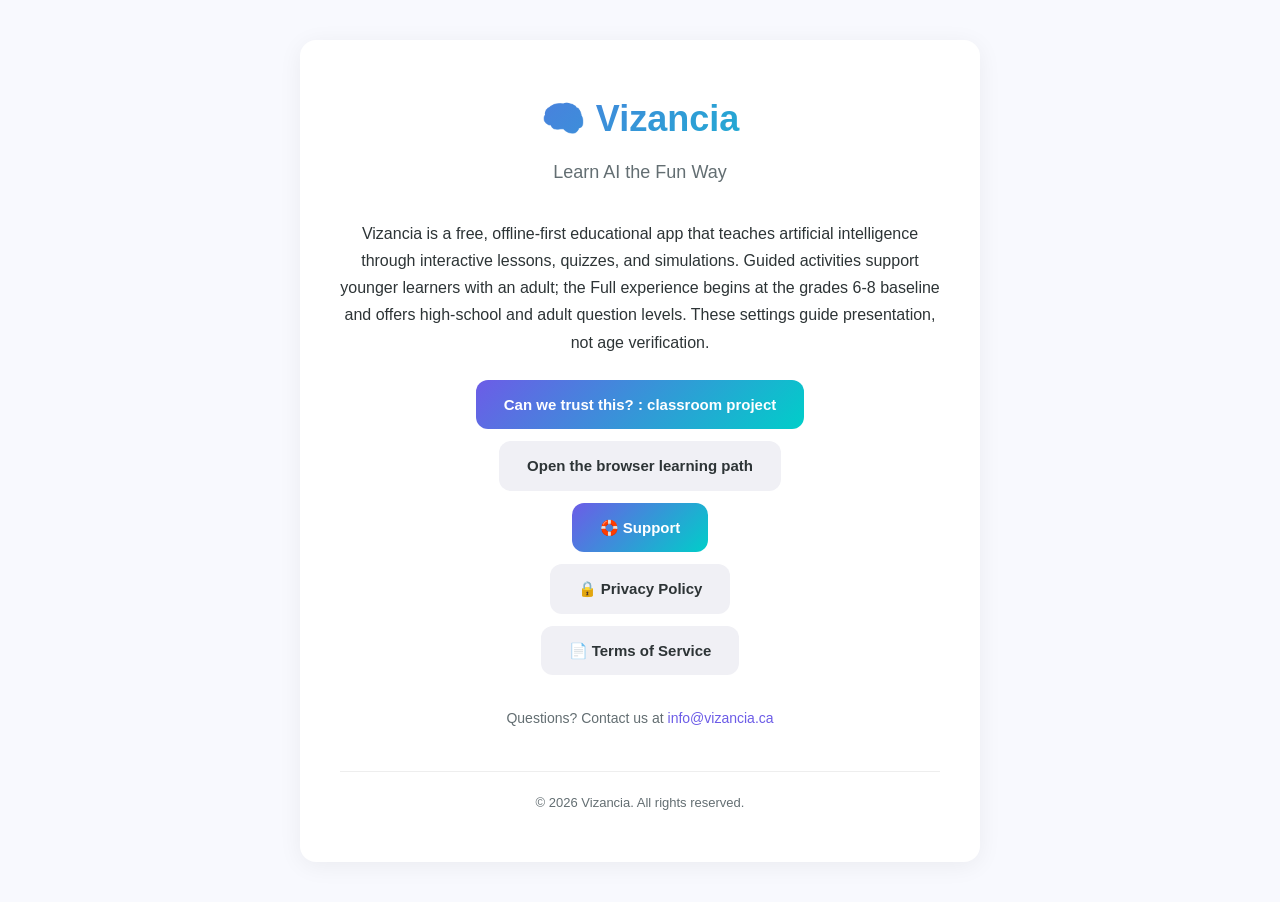
<file: index.html>
<!doctype html><html lang="en"><head><meta charset="utf-8"><meta name="viewport" content="width=device-width, initial-scale=1"><meta http-equiv="refresh" content="0; url=VizanciaiOS/"><title>Vizancia</title></head><body><a href="VizanciaiOS/">Open the Vizancia website</a></body></html>
</file>
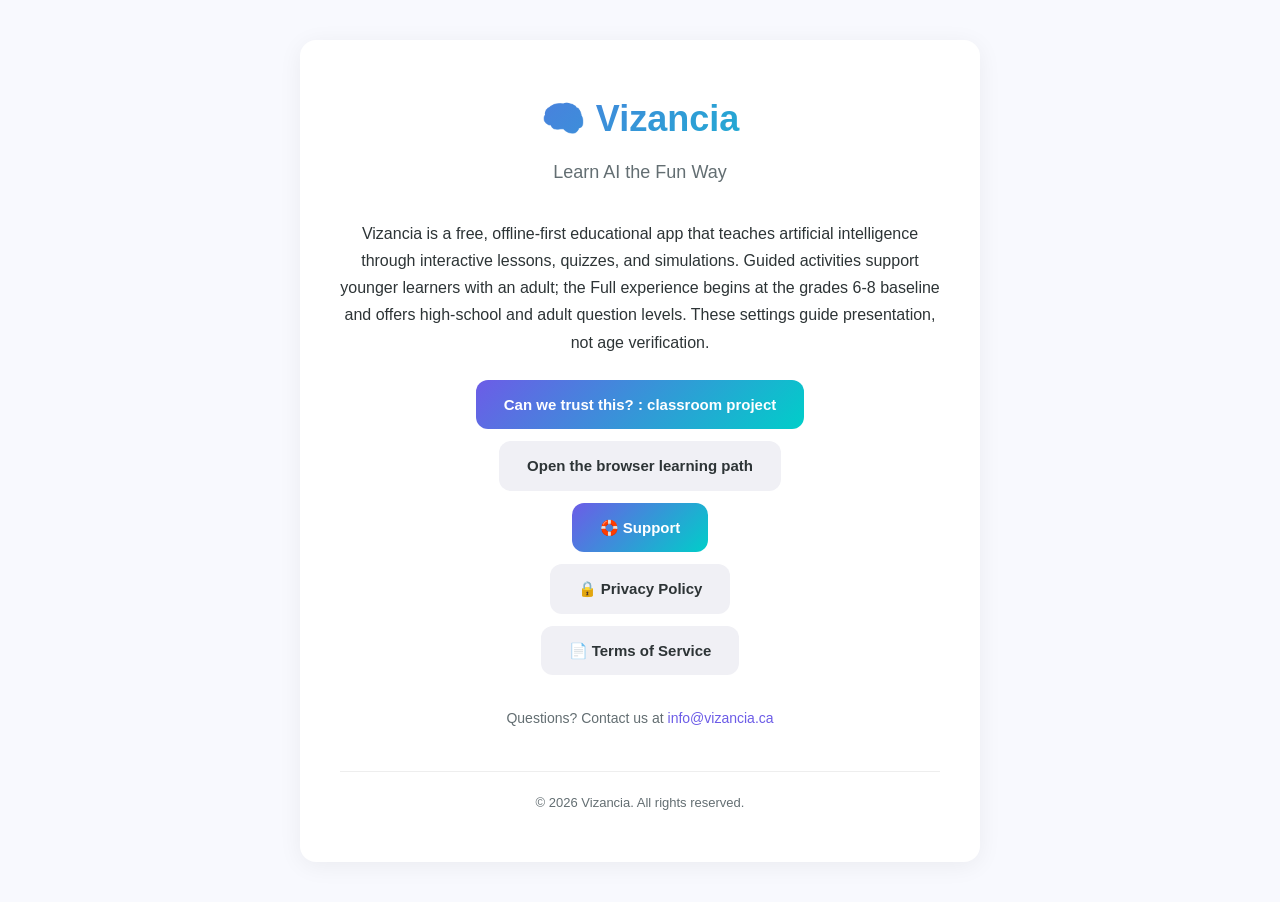
<file: VizanciaiOS/index.html>
<!DOCTYPE html>
<html lang="en">

<head>
    <meta charset="UTF-8">
    <meta name="viewport" content="width=device-width, initial-scale=1.0">
    <title>Vizancia : Learn AI the Fun Way</title>
    <style>
        :root {
            --primary: #6C5CE7;
            --secondary: #00CEC9;
            --bg: #F8F9FE;
            --text: #2D3436;
            --muted: #636E72;
        }

        * {
            margin: 0;
            padding: 0;
            box-sizing: border-box;
        }

        body {
            font-family: -apple-system, BlinkMacSystemFont, 'Segoe UI', Roboto, sans-serif;
            background: var(--bg);
            color: var(--text);
            line-height: 1.7;
            padding: 40px 20px;
        }

        .container {
            max-width: 680px;
            margin: 0 auto;
            background: white;
            border-radius: 16px;
            padding: 48px 40px;
            box-shadow: 0 4px 24px rgba(0, 0, 0, 0.06);
            text-align: center;
        }

        h1 {
            font-size: 36px;
            background: linear-gradient(135deg, var(--primary), var(--secondary));
            -webkit-background-clip: text;
            background-clip: text;
            -webkit-text-fill-color: transparent;
            margin-bottom: 8px;
        }

        .tagline {
            font-size: 18px;
            color: var(--muted);
            margin-bottom: 32px;
        }

        .links {
            display: flex;
            flex-direction: column;
            gap: 12px;
            align-items: center;
            margin-top: 24px;
        }

        .links a {
            display: inline-block;
            padding: 12px 28px;
            border-radius: 12px;
            text-decoration: none;
            font-weight: 600;
            font-size: 15px;
            transition: transform 0.2s, box-shadow 0.2s;
        }

        .links a:hover {
            transform: translateY(-2px);
            box-shadow: 0 6px 20px rgba(0, 0, 0, 0.1);
        }

        .links a.primary {
            background: linear-gradient(135deg, var(--primary), var(--secondary));
            color: white;
        }

        .links a.secondary {
            background: #f0f0f5;
            color: var(--text);
        }

        .contact {
            margin-top: 32px;
            font-size: 14px;
            color: var(--muted);
        }

        .contact a {
            color: var(--primary);
            text-decoration: none;
        }

        footer {
            margin-top: 40px;
            padding-top: 20px;
            border-top: 1px solid #eee;
            font-size: 13px;
            color: var(--muted);
        }
    </style>
</head>

<body>
    <div class="container">
        <h1>🧠 Vizancia</h1>
        <p class="tagline">Learn AI the Fun Way</p>
        <p>Vizancia is a free, offline-first educational app that teaches artificial intelligence through interactive
            lessons, quizzes, and simulations. Guided activities support younger learners with an adult; the Full experience begins at the grades 6-8 baseline and offers high-school and adult question levels. These settings guide presentation, not age verification.</p>

        <div class="links">
            <a href="trust/" class="primary">Can we trust this? : classroom project</a>
            <a href="learn/" class="secondary">Open the browser learning path</a>
            <a href="support.html" class="primary">🛟 Support</a>
            <a href="privacy-policy.html" class="secondary">🔒 Privacy Policy</a>
            <a href="terms-of-service.html" class="secondary">📄 Terms of Service</a>
        </div>

        <p class="contact">Questions? Contact us at <a href="mailto:info@vizancia.ca">info@vizancia.ca</a></p>

        <footer>
            &copy; 2026 Vizancia. All rights reserved.
        </footer>
    </div>
</body>

</html>
</file>
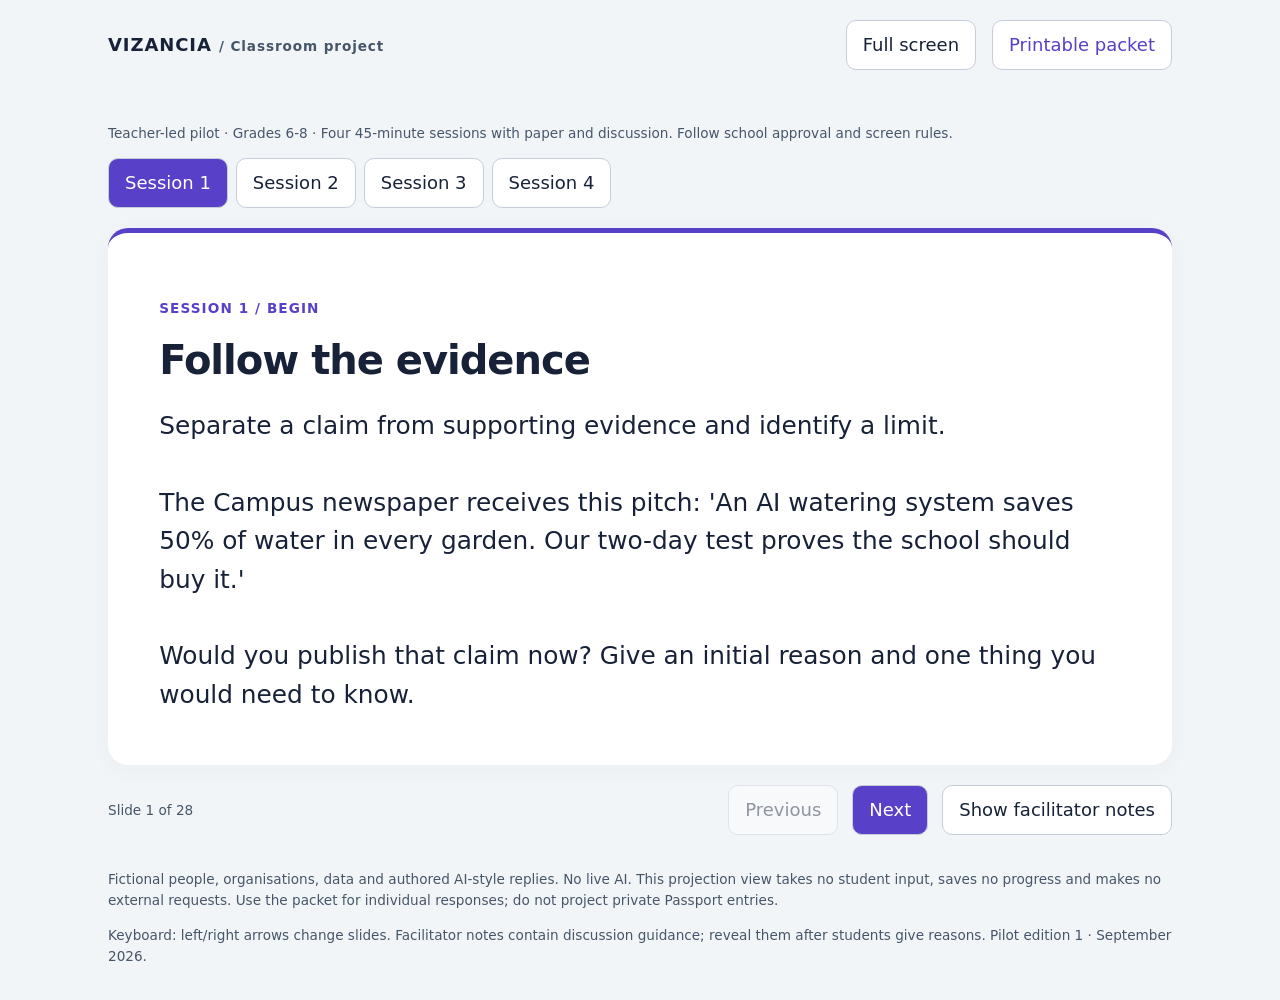
<file: VizanciaiOS/trust/index.html>
<!doctype html><html lang="en"><head><meta charset="utf-8"><meta name="viewport" content="width=device-width,initial-scale=1"><title>Can we trust this? | Vizancia</title><style>
:root{color-scheme:light;--ink:#172238;--muted:#46566a;--purple:#5840c8;--paper:#f2f5f8}*{box-sizing:border-box}body{margin:0;background:var(--paper);color:var(--ink);font:18px/1.55 system-ui,sans-serif}header,main,footer{max-width:1120px;margin:auto;padding:20px 28px}header{display:flex;align-items:center;gap:16px;flex-wrap:wrap}.brand{font-weight:800;letter-spacing:.05em;margin-right:auto}button,a{font:inherit}button,.download{border:1px solid #c6ccda;border-radius:10px;padding:10px 16px;background:white;color:var(--ink);min-height:46px;cursor:pointer}button:hover{background:#e9e5ff}button:focus-visible,a:focus-visible{outline:3px solid #006b70;outline-offset:3px}button[aria-pressed=true],.primary{background:var(--purple);color:white}button:disabled{opacity:.45;cursor:default}nav{display:flex;flex-wrap:wrap;gap:8px}.eyebrow{color:var(--purple);font-size:.85rem;font-weight:750;letter-spacing:.08em;text-transform:uppercase}article{background:white;border-radius:20px;padding:clamp(22px,4vw,52px);margin:20px 0;box-shadow:0 4px 22px #17223809;border-top:5px solid var(--purple)}h1{font-size:clamp(1.5rem,3.3vw,2.5rem);line-height:1.15;letter-spacing:-.025em;margin:18px 0 24px}#body{font-size:clamp(1.05rem,2.1vw,1.55rem);white-space:pre-line;max-width:940px}.controls{display:flex;align-items:center;gap:14px;flex-wrap:wrap}.controls span{margin-right:auto}.notes{background:#edf5f3;border-left:4px solid #006b70;padding:18px 22px;white-space:pre-line}.small{font-size:.85rem;color:var(--muted)}.download{display:inline-block;color:var(--purple);text-decoration:none}footer{padding-top:0}body:fullscreen{overflow:auto}@media(max-width:520px){header,main,footer{padding:16px}header .small{display:none}article{margin:16px 0}.controls span{width:100%}}@media print{header,nav,.controls,footer,#notes{display:none!important}body{background:white}article{box-shadow:none;border:0;padding:10px}h1{font-size:24pt}#body{font-size:16pt}}
</style></head><body><header><div class="brand">VIZANCIA <span class="small">/ Classroom project</span></div><button id="fullscreen">Full screen</button><a class="download" href="can-we-trust-this-pilot.pdf">Printable packet</a></header><main><p class="small">Teacher-led pilot · Grades 6-8 · Four 45-minute sessions with paper and discussion. Follow school approval and screen rules.</p><nav aria-label="Choose session"></nav><article aria-live="polite" aria-atomic="true"><p class="eyebrow" id="context"></p><h1 id="title" tabindex="-1"></h1><div id="body"></div></article><div class="controls"><span id="position" class="small"></span><button id="prev">Previous</button><button id="next" class="primary">Next</button><button id="toggleNotes" aria-expanded="false" aria-controls="notes">Show facilitator notes</button></div><aside id="notes" class="notes" hidden></aside></main><footer><p class="small">Fictional people, organisations, data and authored AI-style replies. No live AI. This projection view takes no student input, saves no progress and makes no external requests. Use the packet for individual responses; do not project private Passport entries.</p><p class="small">Keyboard: left/right arrows change slides. Facilitator notes contain discussion guidance; reveal them after students give reasons. Pilot edition 1 · September 2026.</p></footer><script>
const slides=[{"session": 1, "sessionTitle": "Follow the evidence", "sessionID": "library", "kind": "Begin", "title": "Follow the evidence", "body": "Separate a claim from supporting evidence and identify a limit.\n\nThe Campus newspaper receives this pitch: 'An AI watering system saves 50% of water in every garden. Our two-day test proves the school should buy it.'\n\nWould you publish that claim now? Give an initial reason and one thing you would need to know.", "notes": "5 min: initial judgment / 8 min: read or project evidence / 12 min: pairs examine sources / 12 min: draft a responsible headline / 8 min: reflect and exit"}, {"session": 1, "sessionTitle": "Follow the evidence", "sessionID": "library", "kind": "Evidence", "title": "A. Groundskeeper's test log", "body": "Campus groundskeeper • fictional local record • 4 May\n\nTwo similar beds were observed for two days. The usual schedule used 20 litres; the new system used 10. Only water use was recorded. Plant health and longer-term weather were not measured.", "notes": ""}, {"session": 1, "sessionTitle": "Follow the evidence", "sessionID": "library", "kind": "Evidence", "title": "B. Supplier's poster", "body": "Sprout Systems • fictional advertisement • 5 May\n\n'Save half your water everywhere!' The poster repeats the Campus test. The supplier sells the system. It gives no additional tests or methods.", "notes": ""}, {"session": 1, "sessionTitle": "Follow the evidence", "sessionID": "library", "kind": "Evidence", "title": "C. Groundskeeper's clarification", "body": "Campus groundskeeper • fictional interview note • 6 May\n\n'The result is promising for these beds. I have not tested a heat wave, different plants or a whole growing season. I would not promise the same savings everywhere.'", "notes": ""}, {"session": 1, "sessionTitle": "Follow the evidence", "sessionID": "library", "kind": "Decide", "title": "Give your reasons before feedback", "body": "Select the evidence cards that matter to your decision. For each one, explain what it can and cannot support.\n\nPublish the universal claim\nReport the small test and its limits\nWait and request a better test\n\nWrite or explain: evidence, a limit, a next check, and the help you chose.", "notes": "A supports a narrow description of observed water use, not plant health or universal savings. B is a sales claim based on A, not independent corroboration. C narrows the interpretation. Accept a qualified report or a justified pause; score reasoning, not agreement with one preferred action."}, {"session": 1, "sessionTitle": "Follow the evidence", "sessionID": "library", "kind": "Discuss", "title": "Listen, question, revise", "body": "Partner A explains the strongest evidence. Partner B asks what is missing. Swap roles. Agree on one sentence that could responsibly appear in the newspaper.", "notes": "Publish the universal claim: The figures describe two beds for two days. Repeating them in an advertisement adds no independent evidence. A universal claim goes beyond this test.\n\nReport the small test and its limits: This is supported if you explain the conditions and missing measures. You can report 10 versus 20 litres in this test without promising universal savings or healthy plants.\n\nWait and request a better test: This is reasonable if the article's purpose is to recommend a purchase. Specify what you need: more conditions, longer observation, plant health and an independent check."}, {"session": 1, "sessionTitle": "Follow the evidence", "sessionID": "library", "kind": "Reflect", "title": "Take it with you", "body": "What changed between your first judgment and your decision? Name a source and a limit.\n\nAsk what would count as a fair comparison before looking at an AI-style reply.\n\nPrivate Passport reflection is optional. Keep individual work on paper when using a shared screen.", "notes": ""}, {"session": 2, "sessionTitle": "A better prompt is only a start", "sessionID": "workshop", "kind": "Begin", "title": "A better prompt is only a start", "body": "Distinguish a useful response from a verified claim and choose appropriate help.\n\nThe newspaper team wants a recommendation about the same watering system. Two authored AI-style replies use the Library evidence. Neither reply is a new source.\n\nBefore reading the replies, write two things a responsible recommendation must include. Would you use AI, another tool, a person, or your own work for this task?", "notes": "5 min: set criteria before replies / 8 min: compare authored replies / 12 min: verify each factual sentence / 12 min: write a checked recommendation / 8 min: reflect on help and responsibility"}, {"session": 2, "sessionTitle": "A better prompt is only a start", "sessionID": "workshop", "kind": "Evidence", "title": "A. Reply to 'Make the system sound exciting'", "body": "Authored simulation • not a live model or evidence\n\n'The AI system guarantees a 50% saving in every garden. Its successful test proves it is ready for the whole school. Buy it now!'", "notes": ""}, {"session": 2, "sessionTitle": "A better prompt is only a start", "sessionID": "workshop", "kind": "Evidence", "title": "B. Reply to 'Separate observations, limits and next steps'", "body": "Authored simulation • not a live model or evidence\n\n'The two-day test used 10 rather than 20 litres. We do not know the result in other conditions. Run a longer comparison and measure plant health. The system costs 30 credits.'", "notes": ""}, {"session": 2, "sessionTitle": "A better prompt is only a start", "sessionID": "workshop", "kind": "Evidence", "title": "C. Source check", "body": "Campus evidence folder • fictional document inventory\n\nThe folder contains the two-day log, supplier poster and groundskeeper clarification. None gives a price. The 30-credit price in reply B cannot be verified from these documents.", "notes": ""}, {"session": 2, "sessionTitle": "A better prompt is only a start", "sessionID": "workshop", "kind": "Decide", "title": "Give your reasons before feedback", "body": "Compare the replies with the test log. Select the cards you used to check a claim. Notice what a clearer prompt improved and what it could not verify.\n\nUse reply B unchanged\nCheck B, remove the price, and write our conclusion\nWork from the records with a person instead\n\nWrite or explain: evidence, a limit, a next check, and the help you chose.", "notes": "Reply A overgeneralises and pushes a purchase. Reply B correctly narrows the water result but fabricates a price. Checking is still necessary after prompt improvement. Accept justified use, non-use or human help; do not award extra credit for using AI. Accessibility support is not cheating."}, {"session": 2, "sessionTitle": "A better prompt is only a start", "sessionID": "workshop", "kind": "Discuss", "title": "Listen, question, revise", "body": "One partner checks each factual sentence; the other proposes wording. Swap. Discuss a task where AI help would be useful and a task where it would skip the skill you need to practise. Follow the school's rules.", "notes": "Use reply B unchanged: B is more useful than A, but it adds an unsupported price. Structure and caution do not guarantee that every detail is grounded.\n\nCheck B, remove the price, and write our conclusion: This keeps useful organisation while correcting the unsupported detail. If AI help is permitted, disclose its role; your group remains responsible for the final recommendation.\n\nWork from the records with a person instead: This is a valid choice. A librarian or groundskeeper can help examine the original records. Explain how you will still check facts and avoid inventing missing information."}, {"session": 2, "sessionTitle": "A better prompt is only a start", "sessionID": "workshop", "kind": "Reflect", "title": "Take it with you", "body": "Which help did you choose and why? What did you personally check or contribute?\n\nBring your checked recommendation and unresolved questions to the Campus meeting.\n\nPrivate Passport reflection is optional. Keep individual work on paper when using a shared screen.", "notes": ""}, {"session": 3, "sessionTitle": "Make a decision together", "sessionID": "meeting", "kind": "Begin", "title": "Make a decision together", "body": "Consider affected people and propose a proportionate, reversible decision.\n\nAt a Campus meeting, the newspaper must recommend buying the system, running a limited trial, or waiting. There is no deadline requiring a purchase today.\n\nWho should be heard before a decision? Write your recommendation and one question you would ask them.", "notes": "5 min: initial recommendation / 8 min: read role cards / 12 min: meeting with rotating roles / 12 min: write a conditional recommendation / 8 min: reflect and identify a next check"}, {"session": 3, "sessionTitle": "Make a decision together", "sessionID": "meeting", "kind": "Evidence", "title": "A. Groundskeeper's priorities", "body": "Fictional role card • read aloud or discuss\n\n'I want to conserve water and keep plants healthy. I can supervise a small trial. We need a manual stop and a clear rule for checking dry soil. A person must remain responsible.'", "notes": ""}, {"session": 3, "sessionTitle": "Make a decision together", "sessionID": "meeting", "kind": "Evidence", "title": "B. Student garden club", "body": "Fictional role card • read aloud or discuss\n\n'We want to keep learning how to care for the garden. The controls should work for everyone. We do not agree to upload our names or photos to test the watering system.'", "notes": ""}, {"session": 3, "sessionTitle": "Make a decision together", "sessionID": "meeting", "kind": "Evidence", "title": "C. School purchasing lead", "body": "Fictional role card • read aloud or discuss\n\n'No price has been confirmed. We need the real costs, approval and a comparison with a simpler timer. We can pause the proposal while gathering this information.'", "notes": ""}, {"session": 3, "sessionTitle": "Make a decision together", "sessionID": "meeting", "kind": "Decide", "title": "Give your reasons before feedback", "body": "Select the perspectives that affect your recommendation. Separate what people value from claims that require testing.\n\nBuy for every garden immediately\nPropose a supervised trial with conditions\nWait or use a simpler solution\n\nWrite or explain: evidence, a limit, a next check, and the help you chose.", "notes": "Look for listening, a distinction between evidence and values, privacy, accessibility, a comparison and a reversible decision. More than one recommendation is defensible. Never score a student's beliefs or require private disclosures. The teacher evaluates the assigned recommendation only."}, {"session": 3, "sessionTitle": "Make a decision together", "sessionID": "meeting", "kind": "Discuss", "title": "Listen, question, revise", "body": "Use the three role cards. Each person speaks, another paraphrases, and the group records one disagreement fairly. Write a recommendation with a responsible person and a review or stop condition.", "notes": "Buy for every garden immediately: The evidence does not establish cost, accessibility or performance across gardens. This commits resources before the unanswered questions are resolved.\n\nPropose a supervised trial with conditions: Name the responsible person, required approval, comparison, success measures, stop rule and review date. A proposal is not permission to start the trial.\n\nWait or use a simpler solution: A justified pause or simpler timer is reasonable. Explain what need it meets, what is still unknown, and what evidence could change your mind."}, {"session": 3, "sessionTitle": "Make a decision together", "sessionID": "meeting", "kind": "Reflect", "title": "Take it with you", "body": "Whose perspective changed your thinking? What does your group remain responsible for? You may keep personal reflections private and share only your project recommendation.\n\nTry the reasoning routine in a new situation without the watering example in front of you.\n\nPrivate Passport reflection is optional. Keep individual work on paper when using a shared screen.", "notes": ""}, {"session": 4, "sessionTitle": "Use the method somewhere new", "sessionID": "transfer", "kind": "Begin", "title": "Use the method somewhere new", "body": "Apply source checking, limits and responsible tool choice to an unfamiliar claim.\n\nA fictional company says its AI quiet-desk display doubles reading comprehension for every student. It cites a lunchtime trial and an enthusiastic AI-style summary. The library is considering a purchase.\n\nBefore opening the evidence, say what you would need to know and how you would check it. Complete your initial response without using the earlier worked answers; keep agreed accessibility supports.", "notes": "5 min: individual first judgment / 8 min: read new evidence / 12 min: individual transfer response before feedback / 12 min: partner explanation and feedback / 8 min: Passport revisit plan"}, {"session": 4, "sessionTitle": "Use the method somewhere new", "sessionID": "transfer", "kind": "Evidence", "title": "A. Trial note", "body": "Fictional library log • 12 June\n\nSix volunteers sat at the display for two lunch breaks. They read twice as many pages as a different group the previous week. No comprehension questions were asked. Reading materials and noise levels differed.", "notes": ""}, {"session": 4, "sessionTitle": "Use the method somewhere new", "sessionID": "transfer", "kind": "Evidence", "title": "B. AI-style summary", "body": "Authored simulation • not independent evidence\n\n'The trial confirms doubled comprehension for all students. Several websites agree.' The summary gives no website titles, links or new measurements.", "notes": ""}, {"session": 4, "sessionTitle": "Use the method somewhere new", "sessionID": "transfer", "kind": "Evidence", "title": "C. Librarian's note", "body": "Fictional interview note • 13 June\n\n'Pages read and understanding are different measures. We need a fair comparison and accessible options. Some students prefer a quiet corner without a display. We have not obtained a price or approval.'", "notes": ""}, {"session": 4, "sessionTitle": "Use the method somewhere new", "sessionID": "transfer", "kind": "Decide", "title": "Give your reasons before feedback", "body": "Make a final recommendation using at least one source, one limitation and a next check. Decide what help is appropriate. Explain aloud, on paper or in your Passport.\n\nRecommend buying on this evidence\nRequest a fair test and involve library users\nDecline for now and explain what would change my mind\n\nWrite or explain: evidence, a limit, a next check, and the help you chose.", "notes": "Score the initial individual recommendation before feedback. Strong responses distinguish pages from comprehension, identify unequal groups and short duration, reject unsupported corroboration, include affected people and propose a concrete next check. Score the reasoning, not the selected option. This is an informal transfer check, not a validated assessment or proof of programme effectiveness."}, {"session": 4, "sessionTitle": "Use the method somewhere new", "sessionID": "transfer", "kind": "Discuss", "title": "Listen, question, revise", "body": "Give your individual recommendation before viewing the feedback. Then compare with a partner: what reasoning carried over from the garden case, and what was different? Teachers may score the assigned response using the paper rubric.", "notes": "Recommend buying on this evidence: The trial did not measure comprehension and did not compare equivalent conditions. Unnamed websites and a fluent summary cannot establish the claim.\n\nRequest a fair test and involve library users: Specify an understanding measure, comparable conditions, accessible participation, permission and an independent check. A proposed test could inform a later decision; it does not guarantee a benefit.\n\nDecline for now and explain what would change my mind: This can be justified by the missing evidence, price or unmet needs. Explain the limits precisely and name what new evidence would be relevant."}, {"session": 4, "sessionTitle": "Use the method somewhere new", "sessionID": "transfer", "kind": "Reflect", "title": "Take it with you", "body": "How did you decide what to trust? What can you now explain without copying the previous example? What will you check in a real task?\n\nRevisit one Passport entry after a week. Record what changed or what remains uncertain.\n\nPrivate Passport reflection is optional. Keep individual work on paper when using a shared screen.", "notes": ""}];let index=0;const $=id=>document.getElementById(id);const nav=document.querySelector('nav');
[1,2,3,4].forEach(n=>{const b=document.createElement('button');b.textContent='Session '+n;b.dataset.session=n;b.addEventListener('click',()=>{index=slides.findIndex(s=>s.session===n);render()});nav.appendChild(b)});
function render(){const s=slides[index];$('context').textContent='Session '+s.session+' / '+s.kind;$('title').textContent=s.title;$('body').textContent=s.body;$('position').textContent='Slide '+(index+1)+' of '+slides.length;$('prev').disabled=index===0;$('next').disabled=index===slides.length-1;$('notes').hidden=true;$('notes').textContent=s.notes;$('toggleNotes').hidden=!s.notes;$('toggleNotes').textContent='Show facilitator notes';$('toggleNotes').setAttribute('aria-expanded','false');nav.querySelectorAll('button').forEach(b=>b.setAttribute('aria-pressed',String(Number(b.dataset.session)===s.session)));history.replaceState(null,'','#'+(index+1));window.scrollTo(0,0)}
function move(d){const next=Math.max(0,Math.min(slides.length-1,index+d));if(next!==index){index=next;render()}}
$('prev').onclick=()=>move(-1);$('next').onclick=()=>move(1);$('toggleNotes').onclick=()=>{const hidden=!$('notes').hidden;$('notes').hidden=hidden;$('toggleNotes').textContent=hidden?'Show facilitator notes':'Hide facilitator notes';$('toggleNotes').setAttribute('aria-expanded',String(!hidden))};$('fullscreen').onclick=async()=>{try{if(document.fullscreenElement){await document.exitFullscreen()}else{await document.documentElement.requestFullscreen()}}catch{ $('fullscreen').textContent='Use browser full screen'}};
document.addEventListener('keydown',e=>{if(e.altKey||e.ctrlKey||e.metaKey)return;if(e.key==='ArrowRight'){e.preventDefault();move(1)}if(e.key==='ArrowLeft'){e.preventDefault();move(-1)}});const requested=Number(location.hash.slice(1));if(Number.isInteger(requested)&&requested>=1&&requested<=slides.length)index=requested-1;render();
</script></body></html>
</file>
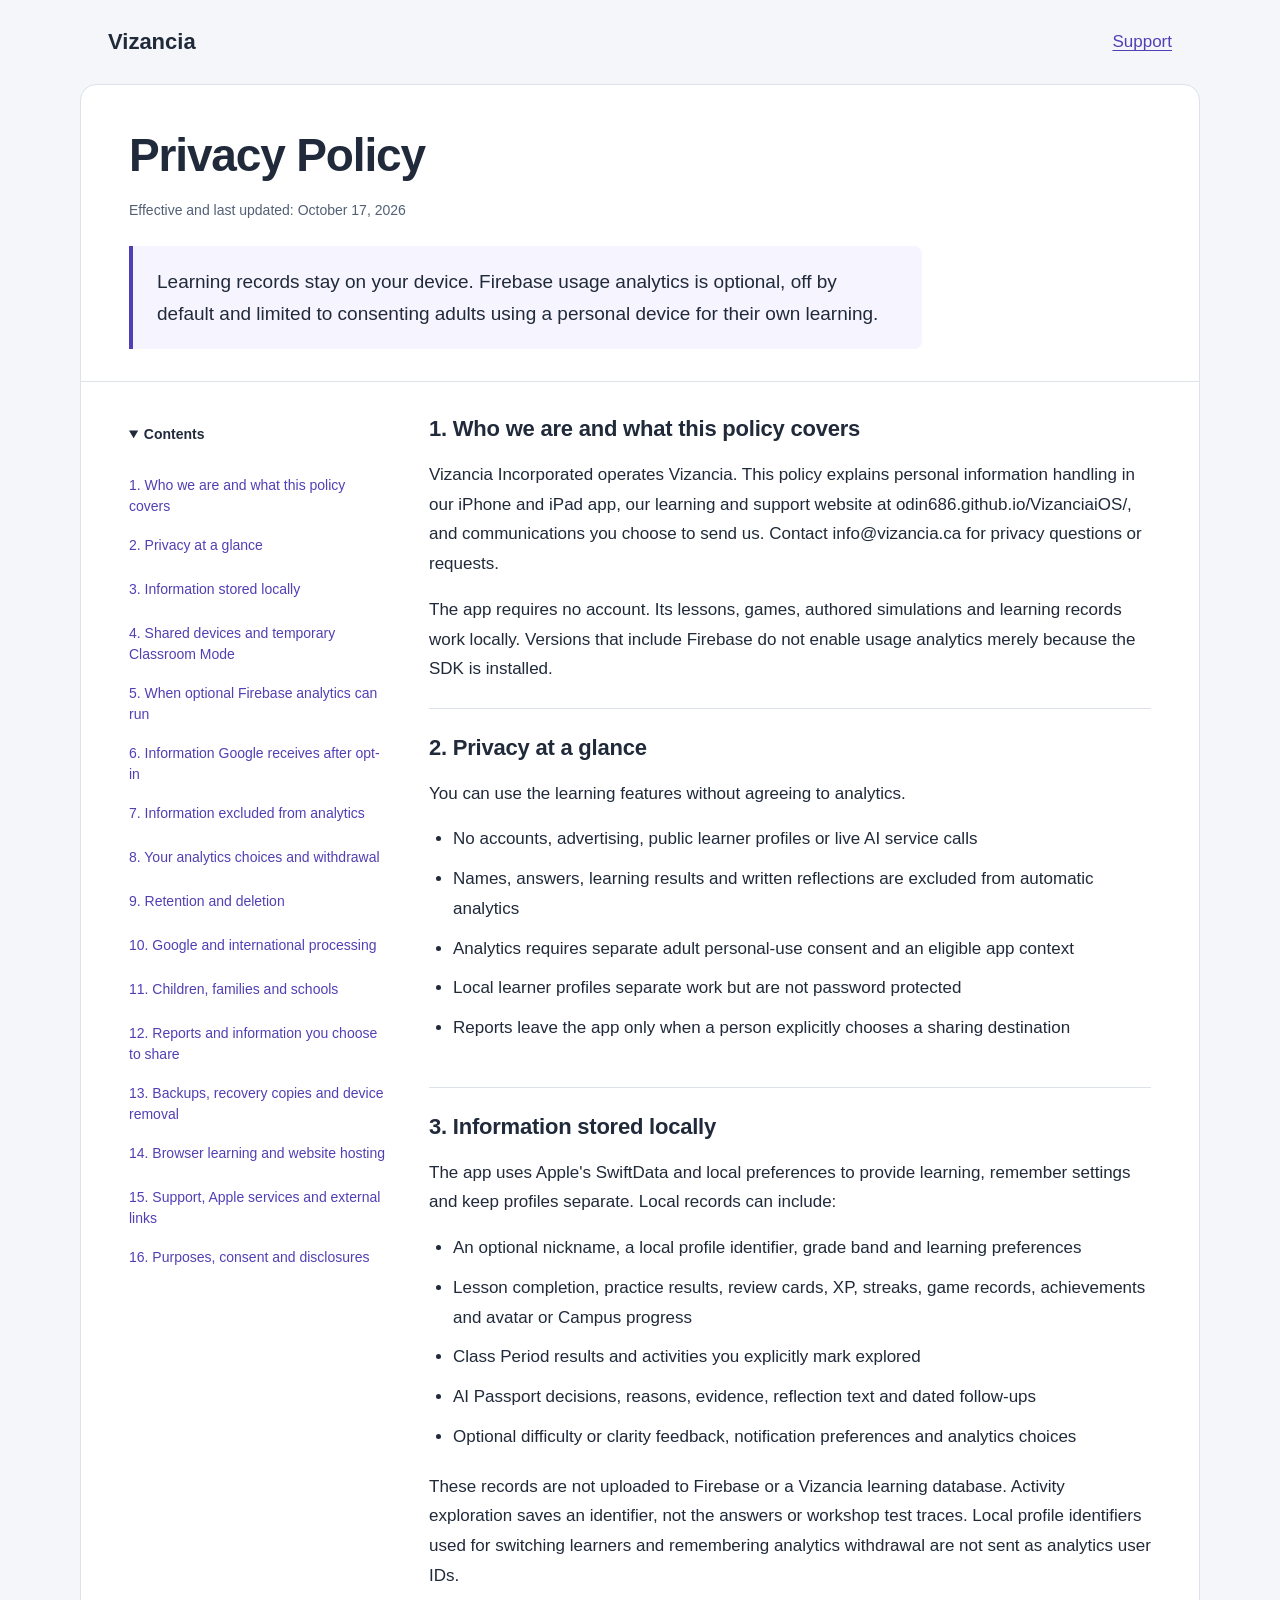
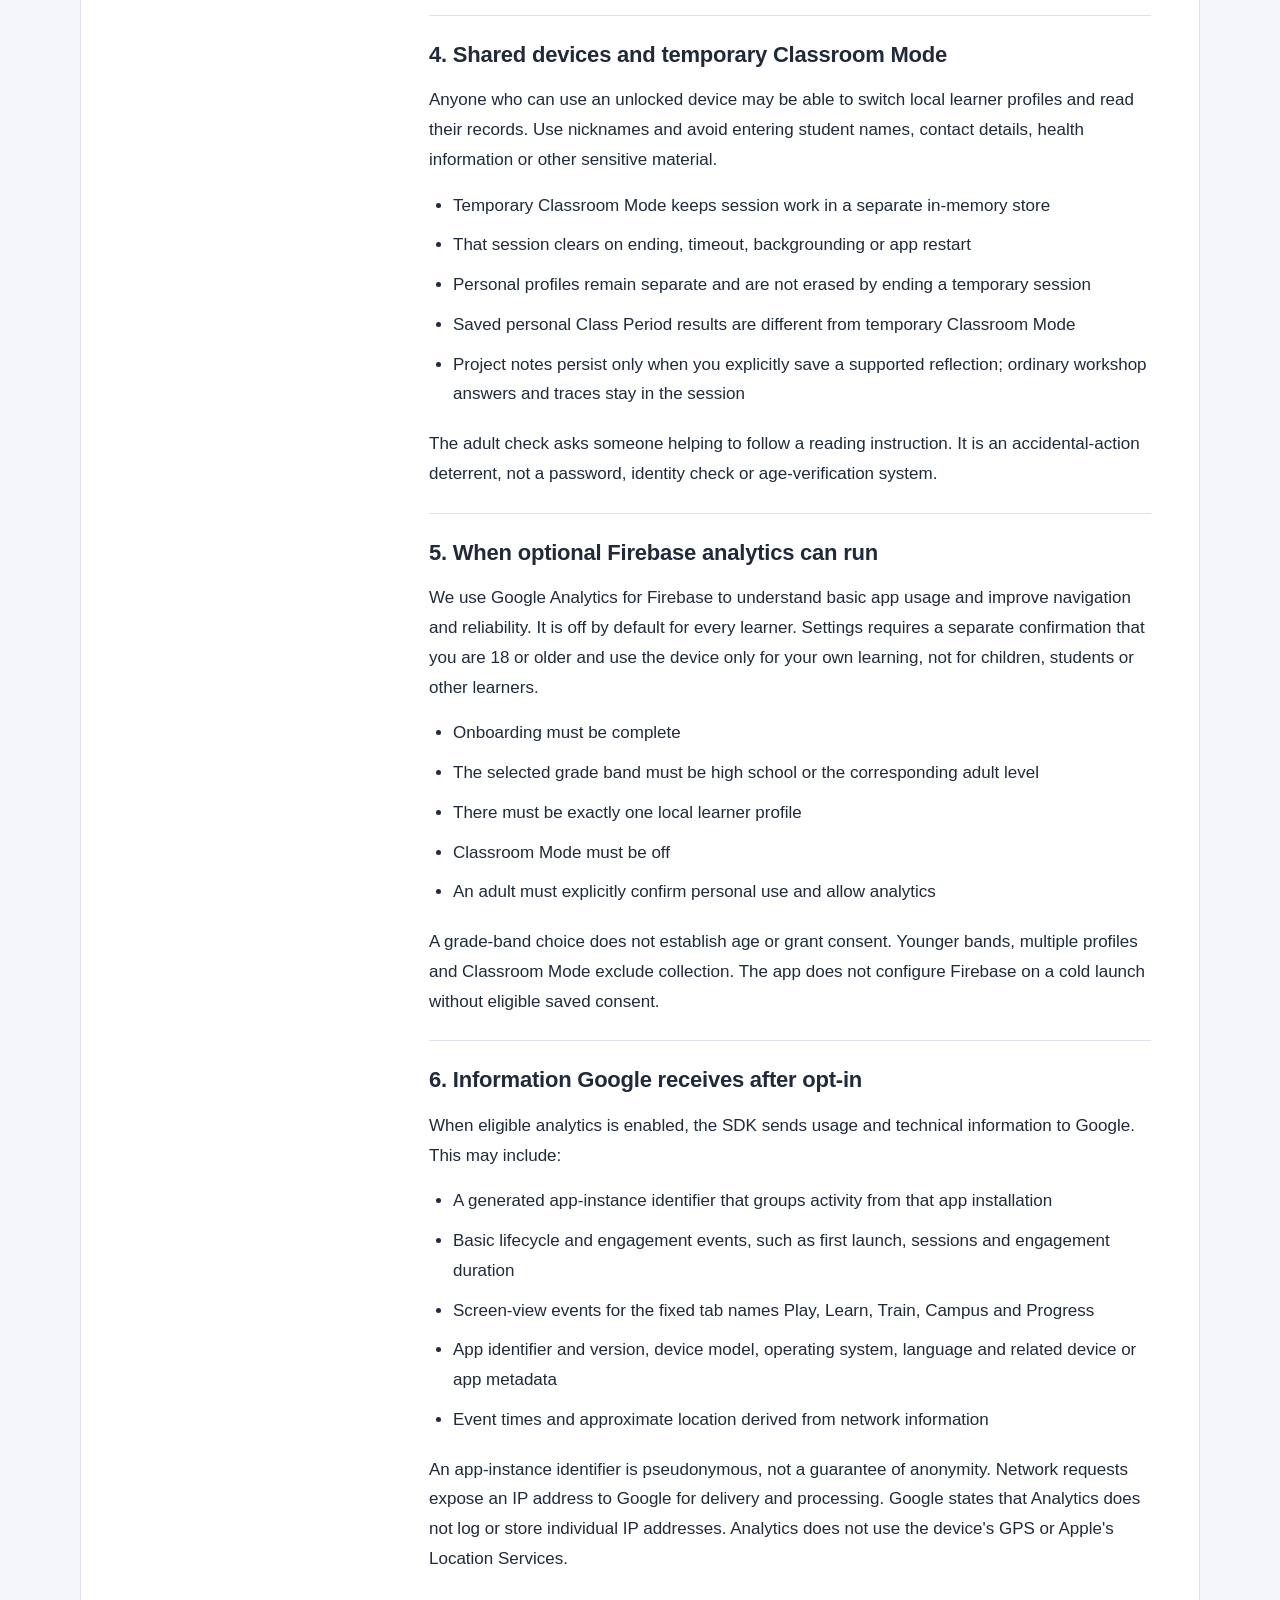
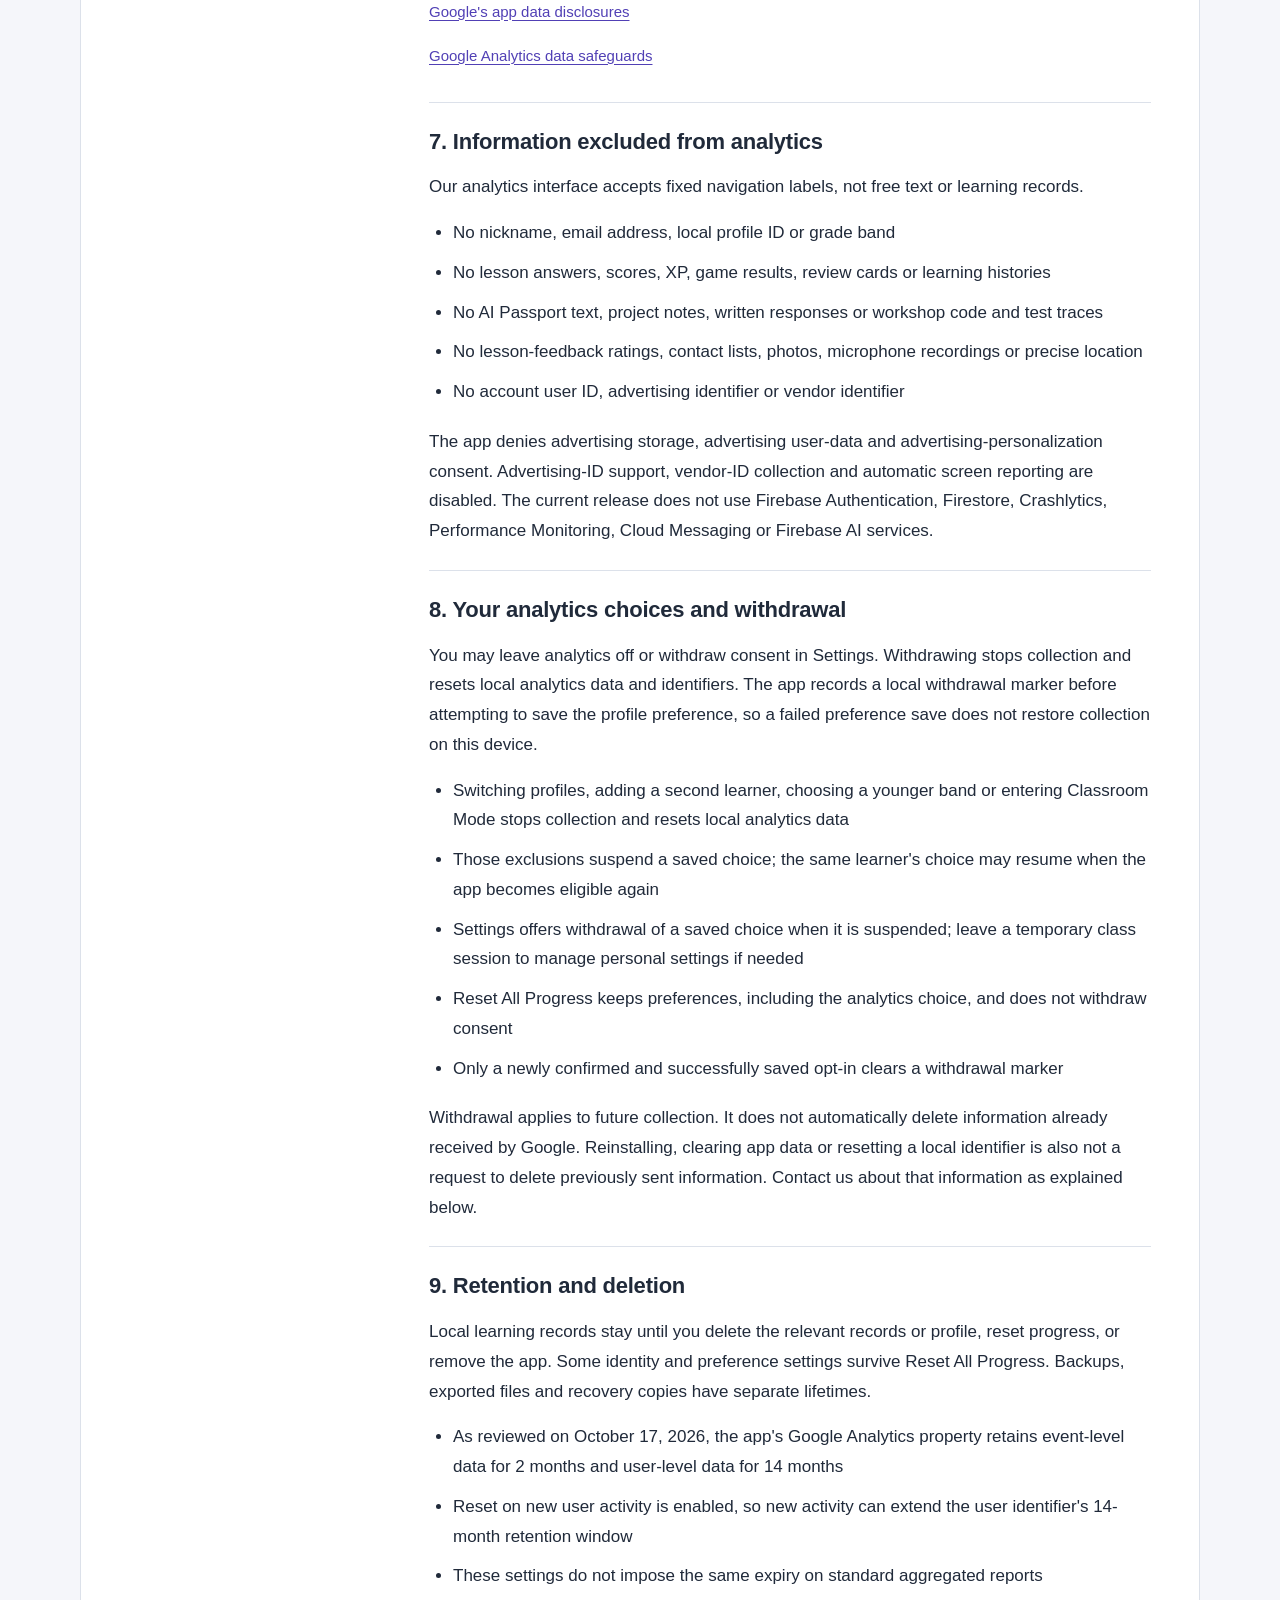
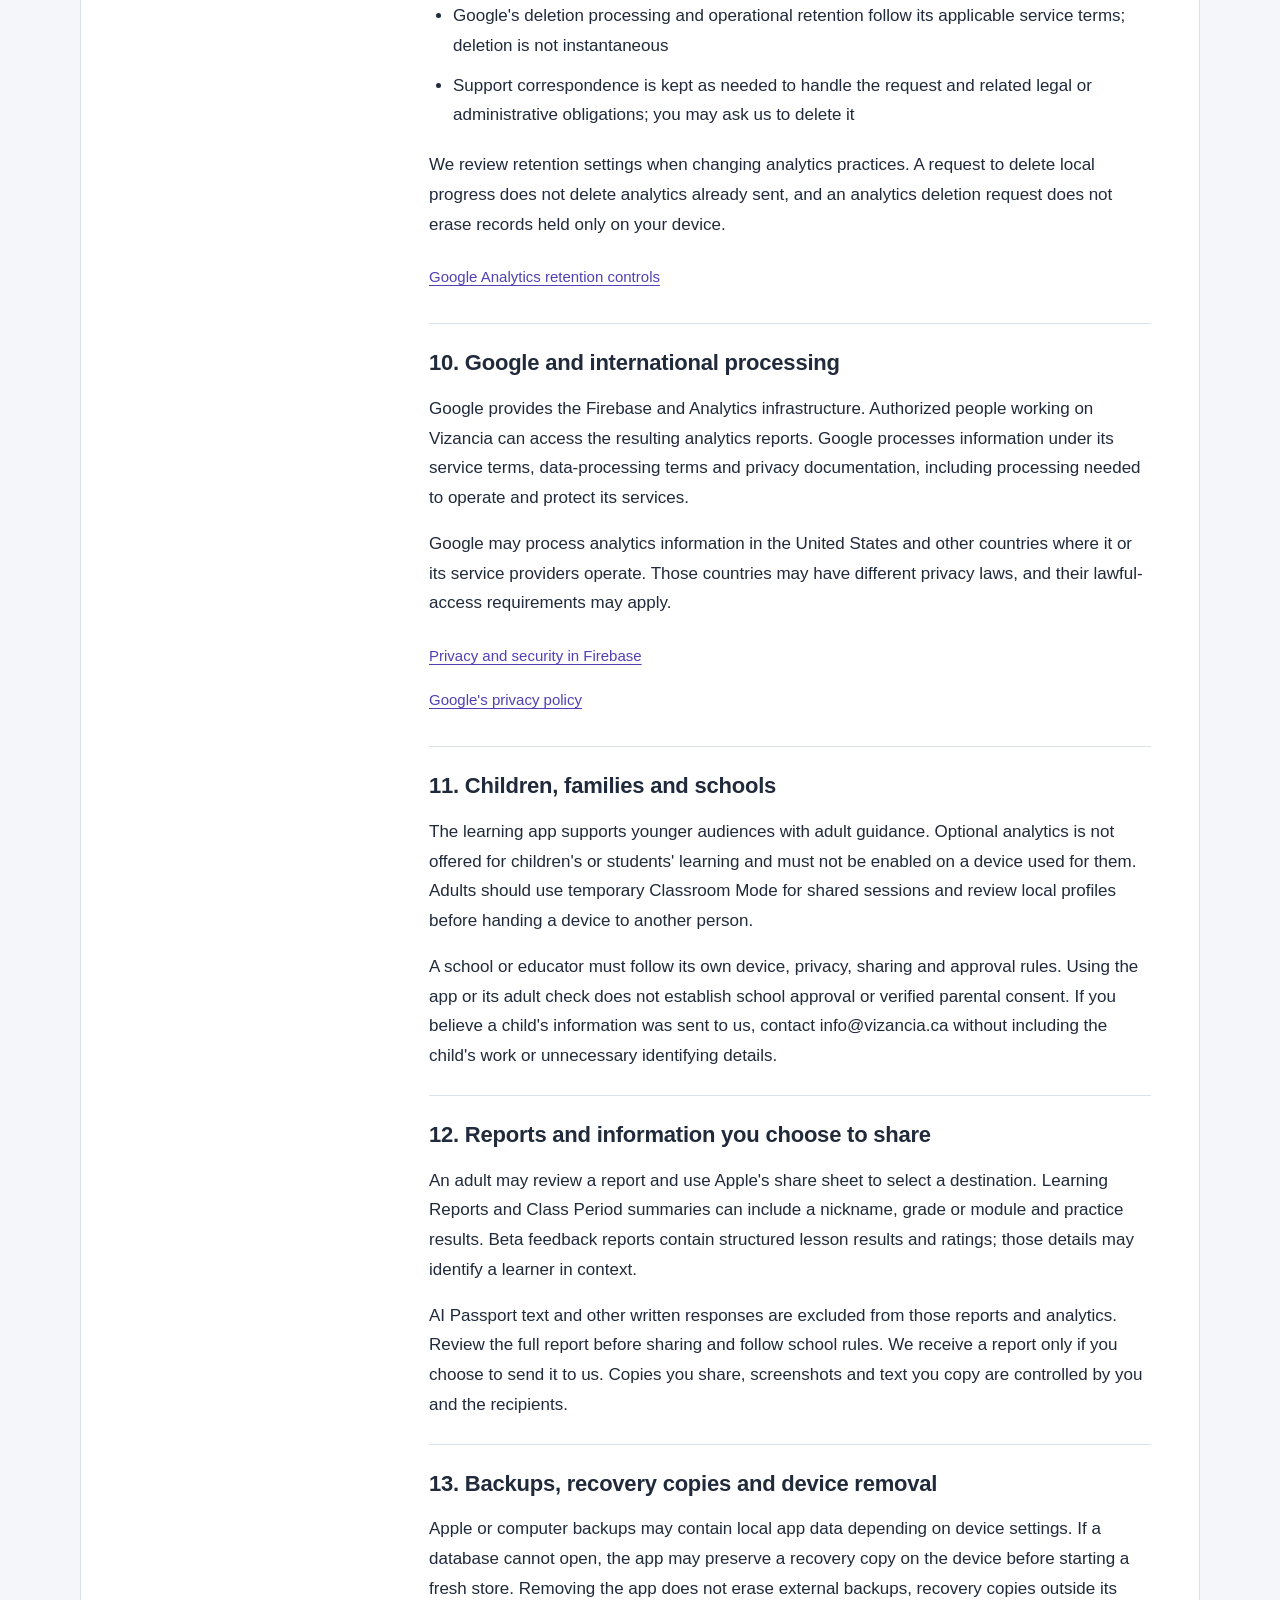
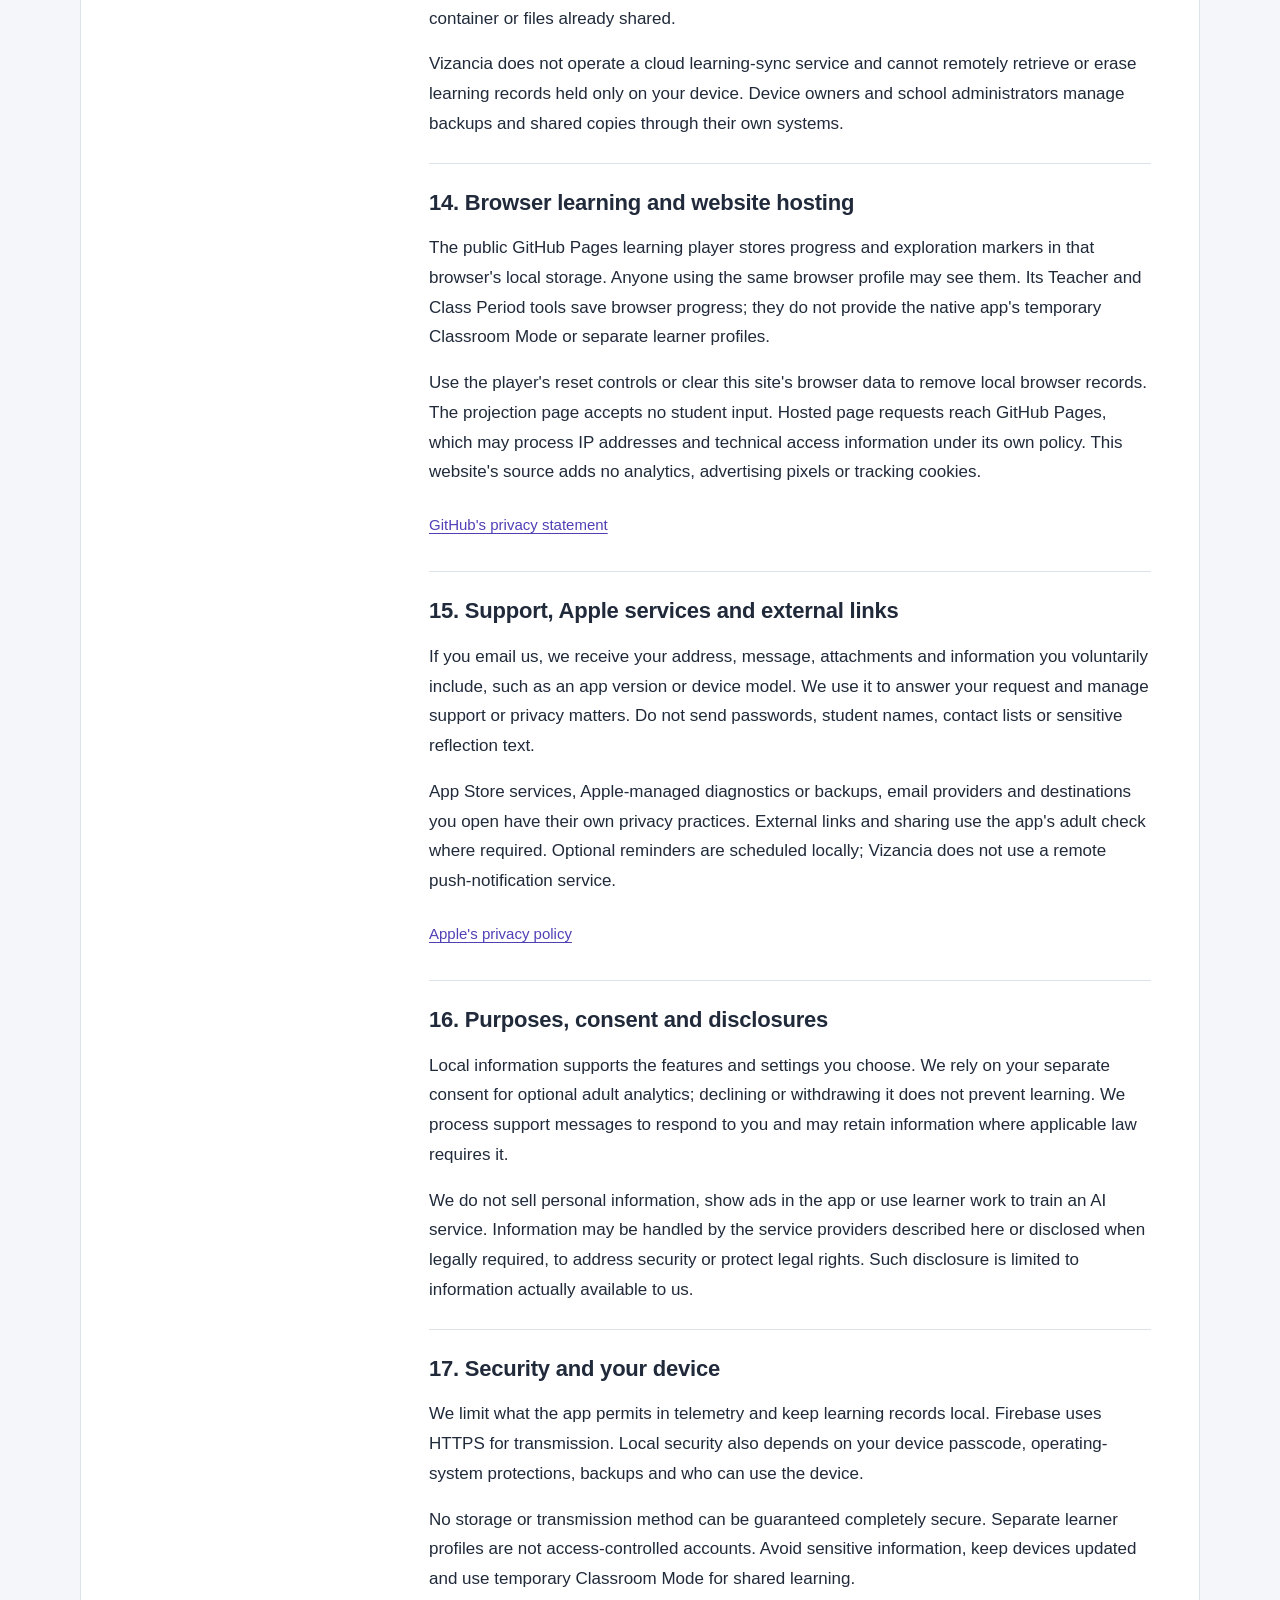
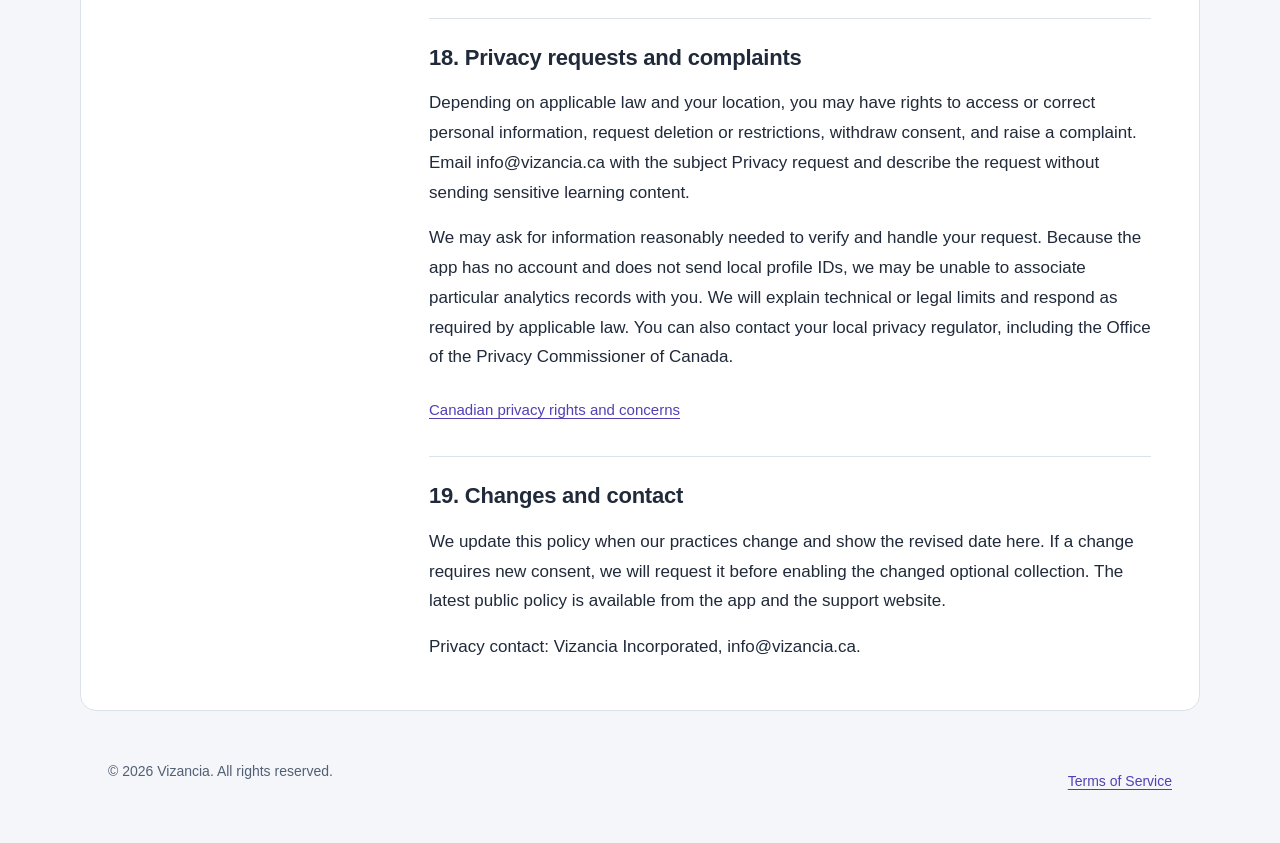
<file: VizanciaiOS/privacy-policy.html>
<!doctype html>
<!-- Generated by Scripts/build_privacy_policy.py from PrivacyPolicyContent.swift. -->
<html lang="en">
<head>
<meta charset="utf-8">
<meta name="viewport" content="width=device-width,initial-scale=1">
<meta name="description" content="Learning records stay on your device. Firebase usage analytics is optional, off by default and limited to consenting adults using a personal device for their own learning.">
<meta name="color-scheme" content="light">
<title>Privacy Policy | Vizancia</title>
<style>
:root{--ink:#202a3a;--muted:#526075;--accent:#5140b5;--line:#dce1ea;--paper:#fff;--page:#f5f6fa}
*{box-sizing:border-box}html{scroll-padding-top:24px}body{margin:0;background:var(--page);color:var(--ink);font:17px/1.75 -apple-system,BlinkMacSystemFont,"Segoe UI",sans-serif}
a{color:var(--accent);text-underline-offset:3px}a:hover{text-decoration-thickness:2px}a:focus-visible,summary:focus-visible{outline:3px solid var(--accent);outline-offset:4px;border-radius:3px}
.skip{position:absolute;left:16px;top:-100px;background:white;padding:12px;z-index:2}.skip:focus{top:12px}
.masthead{max-width:1120px;margin:auto;padding:20px 28px;display:flex;justify-content:space-between;align-items:center;gap:20px}
.masthead a{min-height:44px;display:inline-flex;align-items:center}.wordmark{font-size:22px;font-weight:750;color:var(--ink);text-decoration:none}
.document{max-width:1120px;margin:0 auto 48px;background:var(--paper);border:1px solid var(--line);border-radius:16px}
.intro{padding:44px 48px 32px;border-bottom:1px solid var(--line)}h1{font-size:clamp(32px,5vw,46px);line-height:1.15;letter-spacing:-.025em;margin:0 0 16px}
.date{font-size:14px;color:var(--muted);margin:0 0 24px}.summary{font-size:19px;line-height:1.65;max-width:75ch;margin:0;padding:20px 24px;border-left:4px solid var(--accent);background:#f6f4ff;border-radius:0 8px 8px 0}
.layout{display:grid;grid-template-columns:260px minmax(0,1fr);gap:40px;padding:32px 48px 48px}.toc{align-self:start;position:sticky;top:24px;font-size:14px;max-height:calc(100dvh - 48px);overflow:auto}
summary{font-weight:700;cursor:pointer;min-height:44px;padding:8px 0}.toc ol{list-style:none;padding:0;margin:8px 0}.toc li{margin:0}.toc a{display:block;padding:9px 0;min-height:44px;line-height:1.5;text-decoration:none}
article{min-width:0}section{padding:0 0 24px;margin:0 0 24px;border-bottom:1px solid var(--line);overflow-wrap:anywhere}section:last-child{border-bottom:0;margin-bottom:0;padding-bottom:0}
h2{font-size:22px;line-height:1.35;margin:0 0 16px;letter-spacing:-.01em}p{margin:0 0 16px}p:last-child{margin-bottom:0}ul{padding-left:24px;margin:0 0 20px}li{margin:0 0 10px}
.sources{list-style:none;padding:0;font-size:15px;margin:12px 0 0}.sources a{min-height:44px;display:inline-flex;align-items:center;padding:4px 0}.sources li{margin:0}
footer{max-width:1120px;margin:0 auto;padding:0 28px 40px;color:var(--muted);font-size:14px;display:flex;justify-content:space-between;flex-wrap:wrap;gap:12px}footer a{min-height:44px;display:inline-flex;align-items:center}
@media(max-width:800px){.masthead{padding:16px 20px}.document{border-radius:0;border-left:0;border-right:0;margin-bottom:24px}.intro{padding:28px 20px}.summary{padding:16px;font-size:18px}.layout{display:block;padding:24px 20px 32px}.toc{position:static;max-height:none;margin-bottom:28px;padding:0 0 16px;border-bottom:1px solid var(--line)}.toc ol{max-height:300px;overflow:auto}.toc a{font-size:15px}h2{font-size:21px}footer{padding:0 20px 24px}}
@media print{body{background:white;font-size:11pt}.masthead,.toc,.skip{display:none}.document{border:0;margin:0;max-width:none}.intro{padding:0 0 20px}.layout{display:block;padding:24px 0}.summary{background:white;padding:0;border:0;font-size:12pt}h1{font-size:24pt}h2{font-size:14pt;break-after:avoid}section{break-inside:auto}.sources a::after{content:" (" attr(href) ")";font-size:9pt}footer{padding:0}}
</style>
</head>
<body>
<a class="skip" href="#policy-content">Skip to policy</a>
<header class="masthead"><a class="wordmark" href="index.html">Vizancia</a><a href="support.html">Support</a></header>
<main class="document">
<header class="intro"><h1>Privacy Policy</h1><p class="date">Effective and last updated: October 17, 2026</p><p class="summary">Learning records stay on your device. Firebase usage analytics is optional, off by default and limited to consenting adults using a personal device for their own learning.</p></header>
<div class="layout"><nav class="toc" aria-label="Policy contents"><details open><summary>Contents</summary><ol><li><a href="#section-1">1. Who we are and what this policy covers</a></li>
<li><a href="#section-2">2. Privacy at a glance</a></li>
<li><a href="#section-3">3. Information stored locally</a></li>
<li><a href="#section-4">4. Shared devices and temporary Classroom Mode</a></li>
<li><a href="#section-5">5. When optional Firebase analytics can run</a></li>
<li><a href="#section-6">6. Information Google receives after opt-in</a></li>
<li><a href="#section-7">7. Information excluded from analytics</a></li>
<li><a href="#section-8">8. Your analytics choices and withdrawal</a></li>
<li><a href="#section-9">9. Retention and deletion</a></li>
<li><a href="#section-10">10. Google and international processing</a></li>
<li><a href="#section-11">11. Children, families and schools</a></li>
<li><a href="#section-12">12. Reports and information you choose to share</a></li>
<li><a href="#section-13">13. Backups, recovery copies and device removal</a></li>
<li><a href="#section-14">14. Browser learning and website hosting</a></li>
<li><a href="#section-15">15. Support, Apple services and external links</a></li>
<li><a href="#section-16">16. Purposes, consent and disclosures</a></li>
<li><a href="#section-17">17. Security and your device</a></li>
<li><a href="#section-18">18. Privacy requests and complaints</a></li>
<li><a href="#section-19">19. Changes and contact</a></li></ol></details></nav>
<article id="policy-content" tabindex="-1"><section id="section-1" aria-labelledby="section-1-title">
<h2 id="section-1-title">1. Who we are and what this policy covers</h2>
<p>Vizancia Incorporated operates Vizancia. This policy explains personal information handling in our iPhone and iPad app, our learning and support website at odin686.github.io/VizanciaiOS/, and communications you choose to send us. Contact info@vizancia.ca for privacy questions or requests.</p>
<p>The app requires no account. Its lessons, games, authored simulations and learning records work locally. Versions that include Firebase do not enable usage analytics merely because the SDK is installed.</p>
</section>
<section id="section-2" aria-labelledby="section-2-title">
<h2 id="section-2-title">2. Privacy at a glance</h2>
<p>You can use the learning features without agreeing to analytics.</p>
<ul><li>No accounts, advertising, public learner profiles or live AI service calls</li><li>Names, answers, learning results and written reflections are excluded from automatic analytics</li><li>Analytics requires separate adult personal-use consent and an eligible app context</li><li>Local learner profiles separate work but are not password protected</li><li>Reports leave the app only when a person explicitly chooses a sharing destination</li></ul>
</section>
<section id="section-3" aria-labelledby="section-3-title">
<h2 id="section-3-title">3. Information stored locally</h2>
<p>The app uses Apple&#x27;s SwiftData and local preferences to provide learning, remember settings and keep profiles separate. Local records can include:</p>
<ul><li>An optional nickname, a local profile identifier, grade band and learning preferences</li><li>Lesson completion, practice results, review cards, XP, streaks, game records, achievements and avatar or Campus progress</li><li>Class Period results and activities you explicitly mark explored</li><li>AI Passport decisions, reasons, evidence, reflection text and dated follow-ups</li><li>Optional difficulty or clarity feedback, notification preferences and analytics choices</li></ul>
<p>These records are not uploaded to Firebase or a Vizancia learning database. Activity exploration saves an identifier, not the answers or workshop test traces. Local profile identifiers used for switching learners and remembering analytics withdrawal are not sent as analytics user IDs.</p>
</section>
<section id="section-4" aria-labelledby="section-4-title">
<h2 id="section-4-title">4. Shared devices and temporary Classroom Mode</h2>
<p>Anyone who can use an unlocked device may be able to switch local learner profiles and read their records. Use nicknames and avoid entering student names, contact details, health information or other sensitive material.</p>
<ul><li>Temporary Classroom Mode keeps session work in a separate in-memory store</li><li>That session clears on ending, timeout, backgrounding or app restart</li><li>Personal profiles remain separate and are not erased by ending a temporary session</li><li>Saved personal Class Period results are different from temporary Classroom Mode</li><li>Project notes persist only when you explicitly save a supported reflection; ordinary workshop answers and traces stay in the session</li></ul>
<p>The adult check asks someone helping to follow a reading instruction. It is an accidental-action deterrent, not a password, identity check or age-verification system.</p>
</section>
<section id="section-5" aria-labelledby="section-5-title">
<h2 id="section-5-title">5. When optional Firebase analytics can run</h2>
<p>We use Google Analytics for Firebase to understand basic app usage and improve navigation and reliability. It is off by default for every learner. Settings requires a separate confirmation that you are 18 or older and use the device only for your own learning, not for children, students or other learners.</p>
<ul><li>Onboarding must be complete</li><li>The selected grade band must be high school or the corresponding adult level</li><li>There must be exactly one local learner profile</li><li>Classroom Mode must be off</li><li>An adult must explicitly confirm personal use and allow analytics</li></ul>
<p>A grade-band choice does not establish age or grant consent. Younger bands, multiple profiles and Classroom Mode exclude collection. The app does not configure Firebase on a cold launch without eligible saved consent.</p>
</section>
<section id="section-6" aria-labelledby="section-6-title">
<h2 id="section-6-title">6. Information Google receives after opt-in</h2>
<p>When eligible analytics is enabled, the SDK sends usage and technical information to Google. This may include:</p>
<ul><li>A generated app-instance identifier that groups activity from that app installation</li><li>Basic lifecycle and engagement events, such as first launch, sessions and engagement duration</li><li>Screen-view events for the fixed tab names Play, Learn, Train, Campus and Progress</li><li>App identifier and version, device model, operating system, language and related device or app metadata</li><li>Event times and approximate location derived from network information</li></ul>
<p>An app-instance identifier is pseudonymous, not a guarantee of anonymity. Network requests expose an IP address to Google for delivery and processing. Google states that Analytics does not log or store individual IP addresses. Analytics does not use the device&#x27;s GPS or Apple&#x27;s Location Services.</p>
<ul class="sources"><li><a href="https://support.google.com/analytics/answer/10285841" rel="noreferrer">Google&#x27;s app data disclosures</a></li><li><a href="https://support.google.com/analytics/answer/6004245" rel="noreferrer">Google Analytics data safeguards</a></li></ul>
</section>
<section id="section-7" aria-labelledby="section-7-title">
<h2 id="section-7-title">7. Information excluded from analytics</h2>
<p>Our analytics interface accepts fixed navigation labels, not free text or learning records.</p>
<ul><li>No nickname, email address, local profile ID or grade band</li><li>No lesson answers, scores, XP, game results, review cards or learning histories</li><li>No AI Passport text, project notes, written responses or workshop code and test traces</li><li>No lesson-feedback ratings, contact lists, photos, microphone recordings or precise location</li><li>No account user ID, advertising identifier or vendor identifier</li></ul>
<p>The app denies advertising storage, advertising user-data and advertising-personalization consent. Advertising-ID support, vendor-ID collection and automatic screen reporting are disabled. The current release does not use Firebase Authentication, Firestore, Crashlytics, Performance Monitoring, Cloud Messaging or Firebase AI services.</p>
</section>
<section id="section-8" aria-labelledby="section-8-title">
<h2 id="section-8-title">8. Your analytics choices and withdrawal</h2>
<p>You may leave analytics off or withdraw consent in Settings. Withdrawing stops collection and resets local analytics data and identifiers. The app records a local withdrawal marker before attempting to save the profile preference, so a failed preference save does not restore collection on this device.</p>
<ul><li>Switching profiles, adding a second learner, choosing a younger band or entering Classroom Mode stops collection and resets local analytics data</li><li>Those exclusions suspend a saved choice; the same learner&#x27;s choice may resume when the app becomes eligible again</li><li>Settings offers withdrawal of a saved choice when it is suspended; leave a temporary class session to manage personal settings if needed</li><li>Reset All Progress keeps preferences, including the analytics choice, and does not withdraw consent</li><li>Only a newly confirmed and successfully saved opt-in clears a withdrawal marker</li></ul>
<p>Withdrawal applies to future collection. It does not automatically delete information already received by Google. Reinstalling, clearing app data or resetting a local identifier is also not a request to delete previously sent information. Contact us about that information as explained below.</p>
</section>
<section id="section-9" aria-labelledby="section-9-title">
<h2 id="section-9-title">9. Retention and deletion</h2>
<p>Local learning records stay until you delete the relevant records or profile, reset progress, or remove the app. Some identity and preference settings survive Reset All Progress. Backups, exported files and recovery copies have separate lifetimes.</p>
<ul><li>As reviewed on October 17, 2026, the app&#x27;s Google Analytics property retains event-level data for 2 months and user-level data for 14 months</li><li>Reset on new user activity is enabled, so new activity can extend the user identifier&#x27;s 14-month retention window</li><li>These settings do not impose the same expiry on standard aggregated reports</li><li>Google&#x27;s deletion processing and operational retention follow its applicable service terms; deletion is not instantaneous</li><li>Support correspondence is kept as needed to handle the request and related legal or administrative obligations; you may ask us to delete it</li></ul>
<p>We review retention settings when changing analytics practices. A request to delete local progress does not delete analytics already sent, and an analytics deletion request does not erase records held only on your device.</p>
<ul class="sources"><li><a href="https://support.google.com/analytics/answer/7667196" rel="noreferrer">Google Analytics retention controls</a></li></ul>
</section>
<section id="section-10" aria-labelledby="section-10-title">
<h2 id="section-10-title">10. Google and international processing</h2>
<p>Google provides the Firebase and Analytics infrastructure. Authorized people working on Vizancia can access the resulting analytics reports. Google processes information under its service terms, data-processing terms and privacy documentation, including processing needed to operate and protect its services.</p>
<p>Google may process analytics information in the United States and other countries where it or its service providers operate. Those countries may have different privacy laws, and their lawful-access requirements may apply.</p>
<ul class="sources"><li><a href="https://firebase.google.com/support/privacy" rel="noreferrer">Privacy and security in Firebase</a></li><li><a href="https://policies.google.com/privacy" rel="noreferrer">Google&#x27;s privacy policy</a></li></ul>
</section>
<section id="section-11" aria-labelledby="section-11-title">
<h2 id="section-11-title">11. Children, families and schools</h2>
<p>The learning app supports younger audiences with adult guidance. Optional analytics is not offered for children&#x27;s or students&#x27; learning and must not be enabled on a device used for them. Adults should use temporary Classroom Mode for shared sessions and review local profiles before handing a device to another person.</p>
<p>A school or educator must follow its own device, privacy, sharing and approval rules. Using the app or its adult check does not establish school approval or verified parental consent. If you believe a child&#x27;s information was sent to us, contact info@vizancia.ca without including the child&#x27;s work or unnecessary identifying details.</p>
</section>
<section id="section-12" aria-labelledby="section-12-title">
<h2 id="section-12-title">12. Reports and information you choose to share</h2>
<p>An adult may review a report and use Apple&#x27;s share sheet to select a destination. Learning Reports and Class Period summaries can include a nickname, grade or module and practice results. Beta feedback reports contain structured lesson results and ratings; those details may identify a learner in context.</p>
<p>AI Passport text and other written responses are excluded from those reports and analytics. Review the full report before sharing and follow school rules. We receive a report only if you choose to send it to us. Copies you share, screenshots and text you copy are controlled by you and the recipients.</p>
</section>
<section id="section-13" aria-labelledby="section-13-title">
<h2 id="section-13-title">13. Backups, recovery copies and device removal</h2>
<p>Apple or computer backups may contain local app data depending on device settings. If a database cannot open, the app may preserve a recovery copy on the device before starting a fresh store. Removing the app does not erase external backups, recovery copies outside its container or files already shared.</p>
<p>Vizancia does not operate a cloud learning-sync service and cannot remotely retrieve or erase learning records held only on your device. Device owners and school administrators manage backups and shared copies through their own systems.</p>
</section>
<section id="section-14" aria-labelledby="section-14-title">
<h2 id="section-14-title">14. Browser learning and website hosting</h2>
<p>The public GitHub Pages learning player stores progress and exploration markers in that browser&#x27;s local storage. Anyone using the same browser profile may see them. Its Teacher and Class Period tools save browser progress; they do not provide the native app&#x27;s temporary Classroom Mode or separate learner profiles.</p>
<p>Use the player&#x27;s reset controls or clear this site&#x27;s browser data to remove local browser records. The projection page accepts no student input. Hosted page requests reach GitHub Pages, which may process IP addresses and technical access information under its own policy. This website&#x27;s source adds no analytics, advertising pixels or tracking cookies.</p>
<ul class="sources"><li><a href="https://docs.github.com/en/site-policy/privacy-policies/github-general-privacy-statement" rel="noreferrer">GitHub&#x27;s privacy statement</a></li></ul>
</section>
<section id="section-15" aria-labelledby="section-15-title">
<h2 id="section-15-title">15. Support, Apple services and external links</h2>
<p>If you email us, we receive your address, message, attachments and information you voluntarily include, such as an app version or device model. We use it to answer your request and manage support or privacy matters. Do not send passwords, student names, contact lists or sensitive reflection text.</p>
<p>App Store services, Apple-managed diagnostics or backups, email providers and destinations you open have their own privacy practices. External links and sharing use the app&#x27;s adult check where required. Optional reminders are scheduled locally; Vizancia does not use a remote push-notification service.</p>
<ul class="sources"><li><a href="https://www.apple.com/legal/privacy/" rel="noreferrer">Apple&#x27;s privacy policy</a></li></ul>
</section>
<section id="section-16" aria-labelledby="section-16-title">
<h2 id="section-16-title">16. Purposes, consent and disclosures</h2>
<p>Local information supports the features and settings you choose. We rely on your separate consent for optional adult analytics; declining or withdrawing it does not prevent learning. We process support messages to respond to you and may retain information where applicable law requires it.</p>
<p>We do not sell personal information, show ads in the app or use learner work to train an AI service. Information may be handled by the service providers described here or disclosed when legally required, to address security or protect legal rights. Such disclosure is limited to information actually available to us.</p>
</section>
<section id="section-17" aria-labelledby="section-17-title">
<h2 id="section-17-title">17. Security and your device</h2>
<p>We limit what the app permits in telemetry and keep learning records local. Firebase uses HTTPS for transmission. Local security also depends on your device passcode, operating-system protections, backups and who can use the device.</p>
<p>No storage or transmission method can be guaranteed completely secure. Separate learner profiles are not access-controlled accounts. Avoid sensitive information, keep devices updated and use temporary Classroom Mode for shared learning.</p>
</section>
<section id="section-18" aria-labelledby="section-18-title">
<h2 id="section-18-title">18. Privacy requests and complaints</h2>
<p>Depending on applicable law and your location, you may have rights to access or correct personal information, request deletion or restrictions, withdraw consent, and raise a complaint. Email info@vizancia.ca with the subject Privacy request and describe the request without sending sensitive learning content.</p>
<p>We may ask for information reasonably needed to verify and handle your request. Because the app has no account and does not send local profile IDs, we may be unable to associate particular analytics records with you. We will explain technical or legal limits and respond as required by applicable law. You can also contact your local privacy regulator, including the Office of the Privacy Commissioner of Canada.</p>
<ul class="sources"><li><a href="https://www.priv.gc.ca/en/privacy-topics/information-and-advice-for-individuals/your-privacy-rights/" rel="noreferrer">Canadian privacy rights and concerns</a></li></ul>
</section>
<section id="section-19" aria-labelledby="section-19-title">
<h2 id="section-19-title">19. Changes and contact</h2>
<p>We update this policy when our practices change and show the revised date here. If a change requires new consent, we will request it before enabling the changed optional collection. The latest public policy is available from the app and the support website.</p>
<p>Privacy contact: Vizancia Incorporated, info@vizancia.ca.</p>
</section></article></div>
</main>
<footer><span>© 2026 Vizancia. All rights reserved.</span><a href="terms-of-service.html">Terms of Service</a></footer>
</body>
</html>
</file>
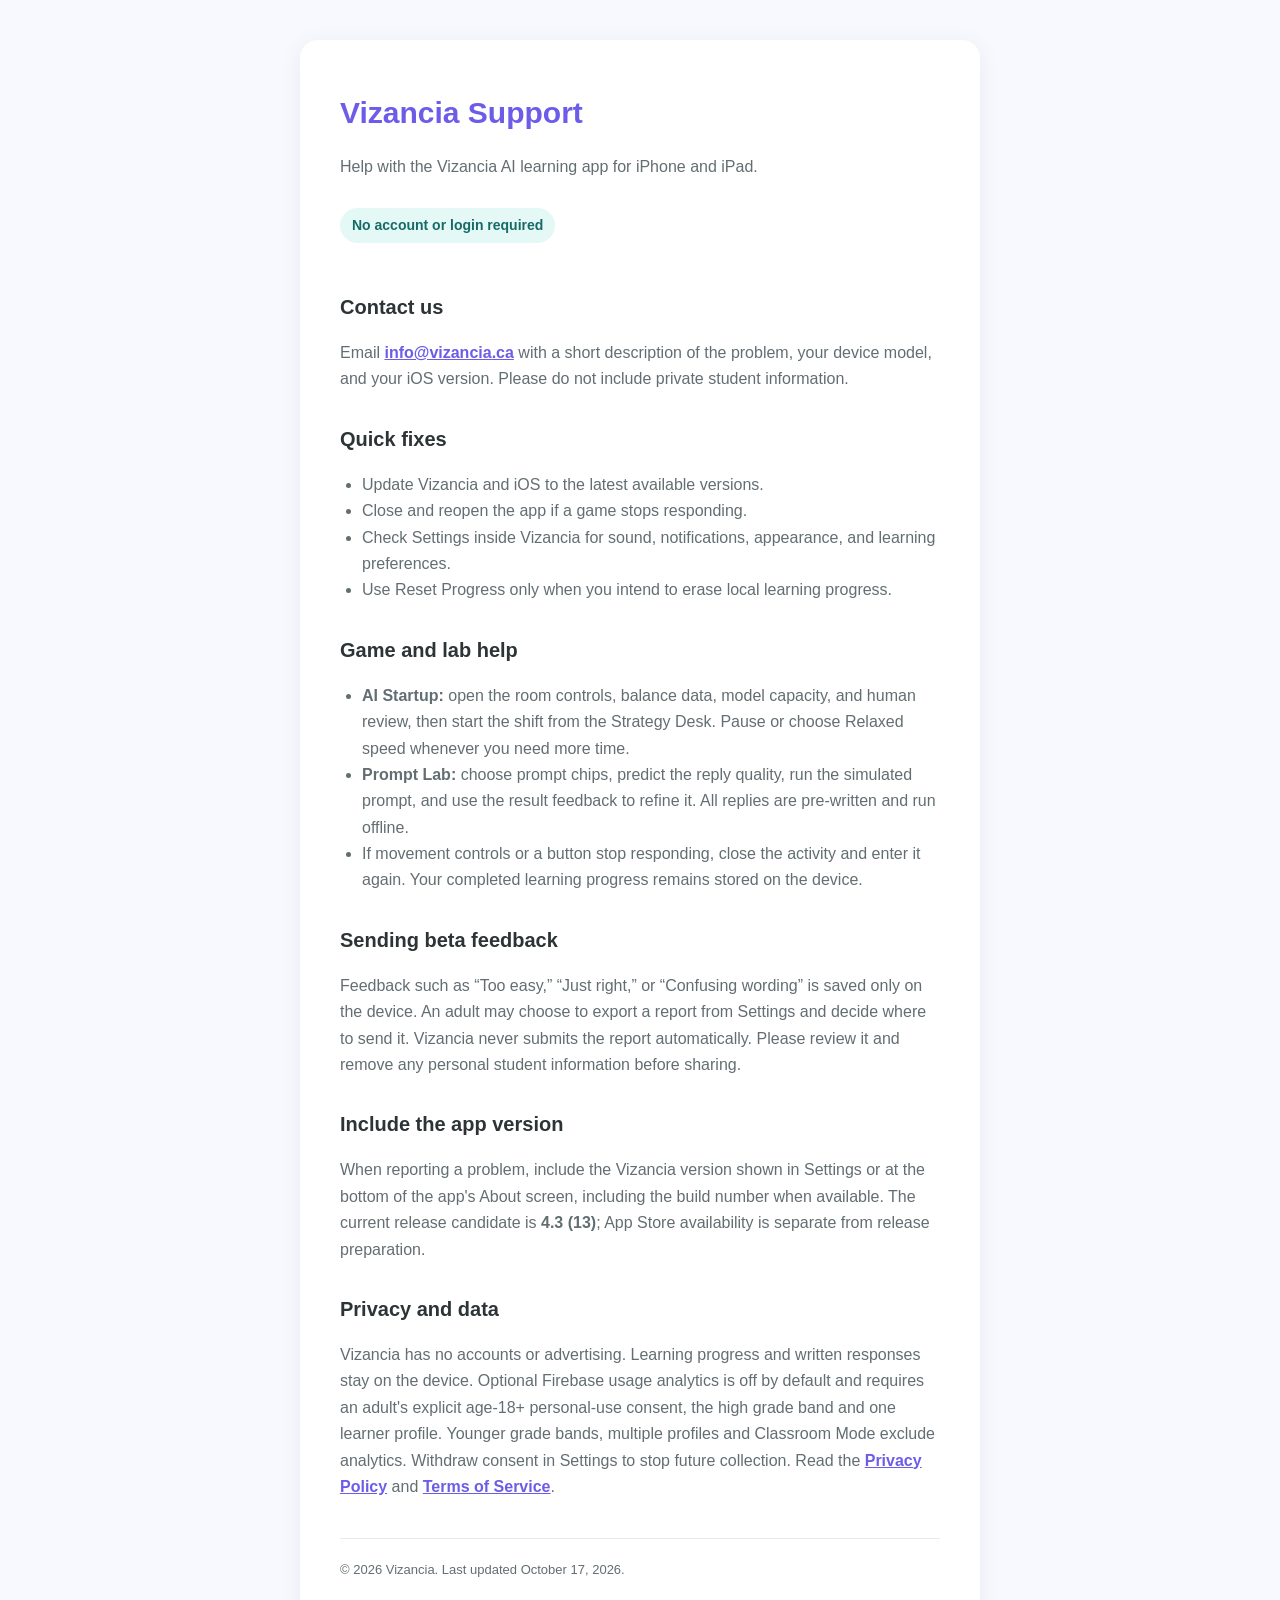
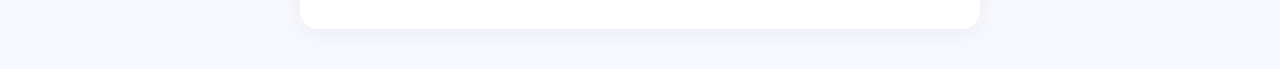
<file: VizanciaiOS/support.html>
<!DOCTYPE html>
<html lang="en">

<head>
    <meta charset="UTF-8">
    <meta name="viewport" content="width=device-width, initial-scale=1.0">
    <meta name="description" content="Support for the Vizancia AI learning app.">
    <title>Vizancia Support</title>
    <style>
        :root {
            --primary: #6C5CE7;
            --secondary: #00AFA8;
            --background: #F8F9FE;
            --text: #2D3436;
            --muted: #636E72;
        }

        * { box-sizing: border-box; }

        body {
            margin: 0;
            padding: 40px 20px;
            color: var(--text);
            background: var(--background);
            font-family: -apple-system, BlinkMacSystemFont, "Segoe UI", Roboto, sans-serif;
            line-height: 1.65;
        }

        main {
            max-width: 680px;
            margin: 0 auto;
            padding: 48px 40px;
            border-radius: 18px;
            background: white;
            box-shadow: 0 4px 24px rgba(0, 0, 0, 0.06);
        }

        h1 { margin: 0 0 6px; color: var(--primary); font-size: 30px; }
        h2 { margin: 30px 0 10px; font-size: 20px; }
        p, li { color: var(--muted); }
        ul { padding-left: 22px; }

        .badge {
            display: inline-block;
            margin: 12px 0 18px;
            padding: 6px 12px;
            border-radius: 999px;
            color: #176B66;
            background: #E4F8F6;
            font-size: 14px;
            font-weight: 700;
        }

        a { color: var(--primary); font-weight: 650; }
        a:focus-visible { outline: 3px solid var(--secondary); outline-offset: 3px; }

        footer {
            margin-top: 38px;
            padding-top: 20px;
            border-top: 1px solid #E8E8EE;
            color: var(--muted);
            font-size: 13px;
        }

        @media (max-width: 560px) {
            body { padding: 18px 12px; }
            main { padding: 32px 22px; }
        }
    </style>
</head>

<body>
    <main>
        <h1>Vizancia Support</h1>
        <p>Help with the Vizancia AI learning app for iPhone and iPad.</p>
        <span class="badge">No account or login required</span>

        <h2>Contact us</h2>
        <p>Email <a href="mailto:info@vizancia.ca">info@vizancia.ca</a> with a short description of the problem, your
            device model, and your iOS version. Please do not include private student information.</p>

        <h2>Quick fixes</h2>
        <ul>
            <li>Update Vizancia and iOS to the latest available versions.</li>
            <li>Close and reopen the app if a game stops responding.</li>
            <li>Check Settings inside Vizancia for sound, notifications, appearance, and learning preferences.</li>
            <li>Use Reset Progress only when you intend to erase local learning progress.</li>
        </ul>

        <h2>Game and lab help</h2>
        <ul>
            <li><strong>AI Startup:</strong> open the room controls, balance data, model capacity, and human review, then
                start the shift from the Strategy Desk. Pause or choose Relaxed speed whenever you need more time.</li>
            <li><strong>Prompt Lab:</strong> choose prompt chips, predict the reply quality, run the simulated prompt,
                and use the result feedback to refine it. All replies are pre-written and run offline.</li>
            <li>If movement controls or a button stop responding, close the activity and enter it again. Your completed
                learning progress remains stored on the device.</li>
        </ul>

        <h2>Sending beta feedback</h2>
        <p>Feedback such as “Too easy,” “Just right,” or “Confusing wording” is saved only on the device. An adult may
            choose to export a report from Settings and decide where to send it. Vizancia never submits the report
            automatically. Please review it and remove any personal student information before sharing.</p>

        <h2>Include the app version</h2>
        <p>When reporting a problem, include the Vizancia version shown in Settings or at the bottom of the app's About
            screen, including the build number when available. The current release candidate is <strong>4.3 (13)</strong>;
            App Store availability is separate from release preparation.</p>

        <h2>Privacy and data</h2>
        <p>Vizancia has no accounts or advertising. Learning progress and written responses stay on the device.
            Optional Firebase usage analytics is off by default and requires an adult's explicit age-18+ personal-use
            consent, the high grade band and one learner profile. Younger grade bands, multiple profiles and Classroom
            Mode exclude analytics. Withdraw consent in Settings to stop future collection.
            Read the <a href="privacy-policy.html">Privacy Policy</a> and
            <a href="terms-of-service.html">Terms of Service</a>.</p>

        <footer>&copy; 2026 Vizancia. Last updated October 17, 2026.</footer>
    </main>
</body>

</html>
</file>
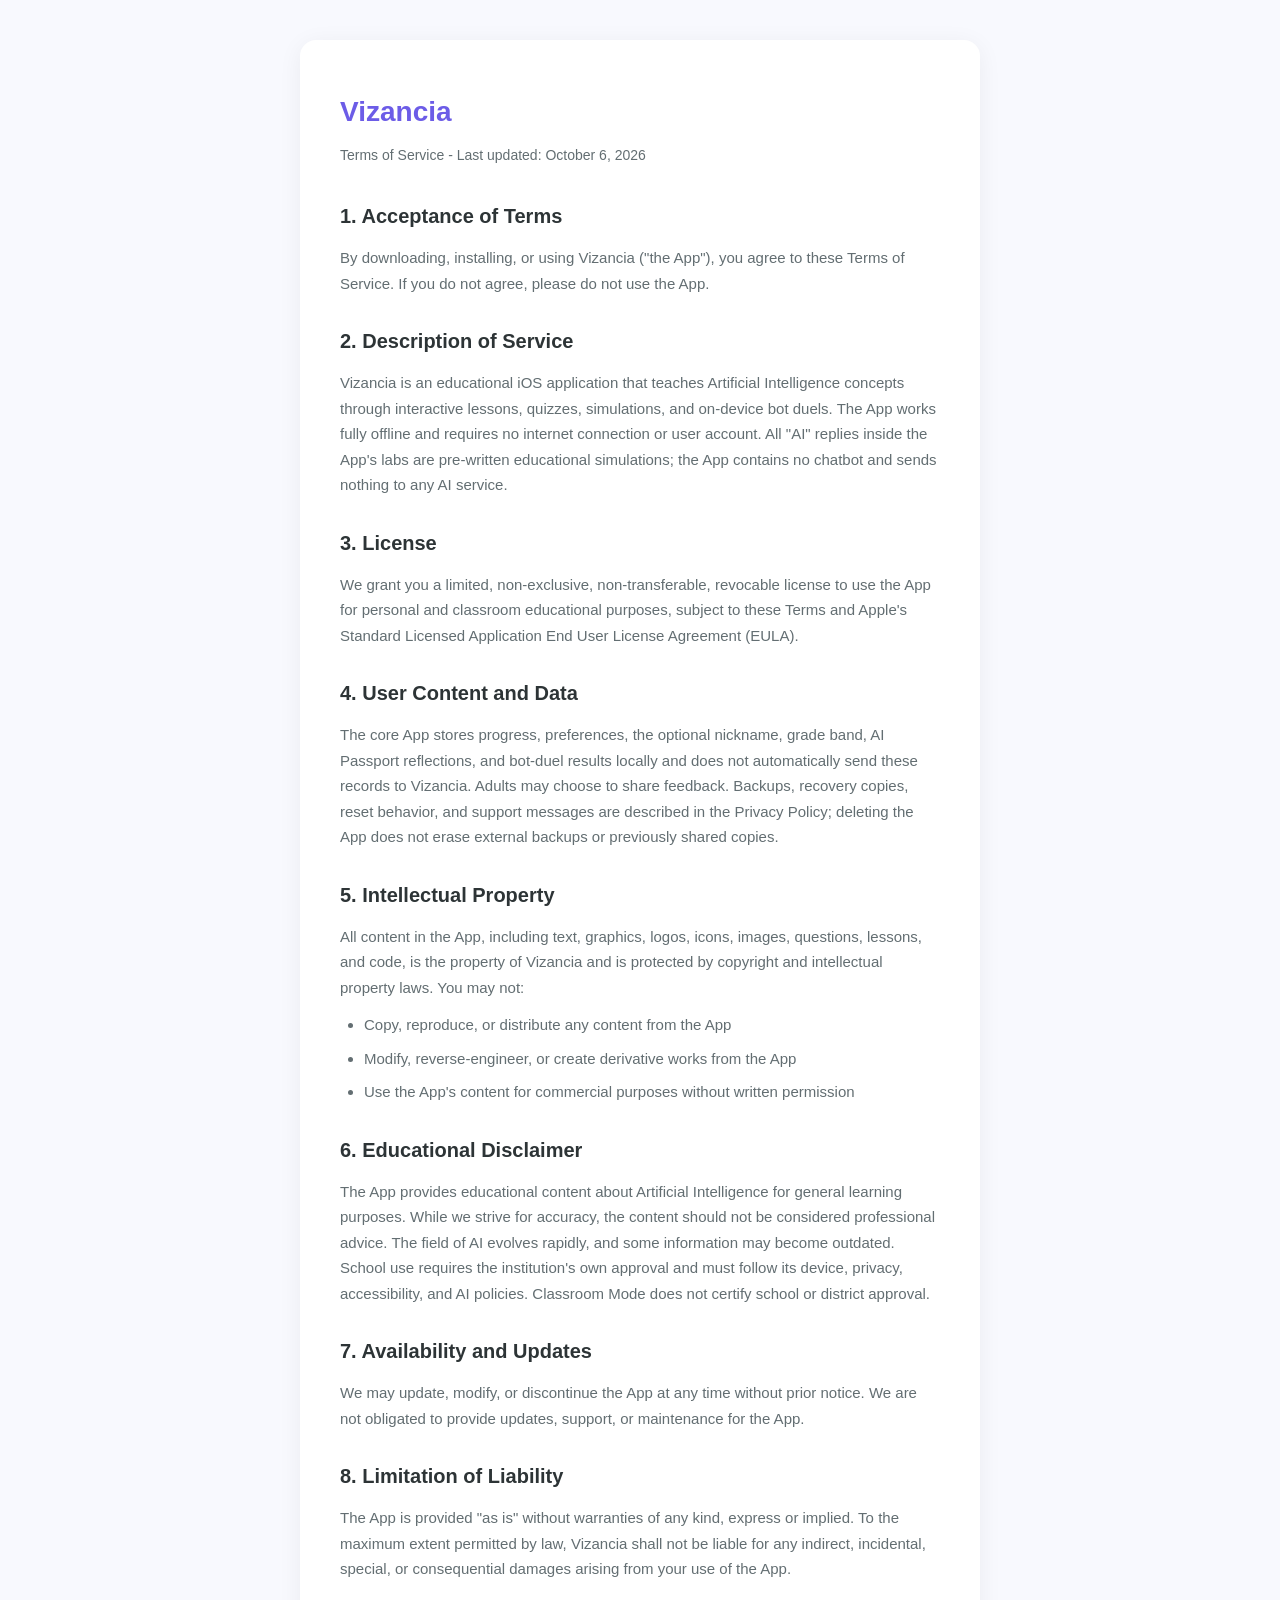
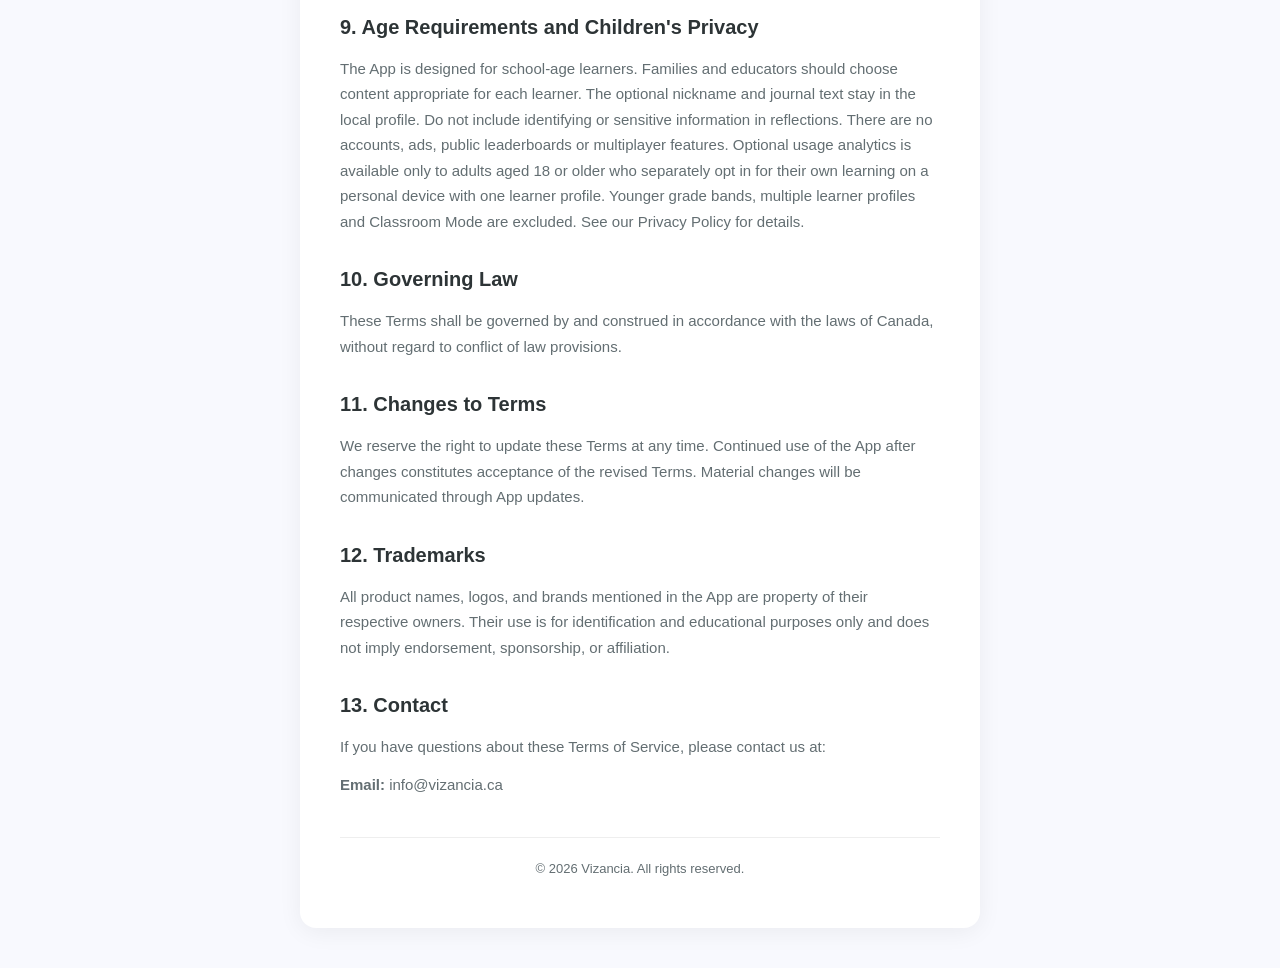
<file: VizanciaiOS/terms-of-service.html>
<!DOCTYPE html>
<html lang="en">

<head>
    <meta charset="UTF-8">
    <meta name="viewport" content="width=device-width, initial-scale=1.0">
    <title>Vizancia Terms of Service</title>
    <style>
        :root {
            --primary: #6C5CE7;
            --bg: #F8F9FE;
            --text: #2D3436;
            --muted: #636E72;
        }

        * {
            margin: 0;
            padding: 0;
            box-sizing: border-box;
        }

        body {
            font-family: -apple-system, BlinkMacSystemFont, 'Segoe UI', Roboto, sans-serif;
            background: var(--bg);
            color: var(--text);
            line-height: 1.7;
            padding: 40px 20px;
        }

        .container {
            max-width: 680px;
            margin: 0 auto;
            background: white;
            border-radius: 16px;
            padding: 48px 40px;
            box-shadow: 0 4px 24px rgba(0, 0, 0, 0.06);
        }

        h1 {
            font-size: 28px;
            color: var(--primary);
            margin-bottom: 8px;
        }

        .subtitle {
            color: var(--muted);
            font-size: 14px;
            margin-bottom: 32px;
        }

        h2 {
            font-size: 20px;
            margin-top: 28px;
            margin-bottom: 12px;
            color: var(--text);
        }

        p,
        li {
            color: var(--muted);
            font-size: 15px;
            margin-bottom: 12px;
        }

        ul {
            padding-left: 24px;
        }

        li {
            margin-bottom: 8px;
        }

        .highlight {
            background: linear-gradient(135deg, #6C5CE7, #00CEC9);
            -webkit-background-clip: text;
            background-clip: text;
            -webkit-text-fill-color: transparent;
            font-weight: 700;
        }

        footer {
            margin-top: 40px;
            padding-top: 20px;
            border-top: 1px solid #eee;
            font-size: 13px;
            color: var(--muted);
            text-align: center;
        }
    </style>
</head>

<body>
    <div class="container">
        <h1>Vizancia</h1>
        <p class="subtitle">Terms of Service - Last updated: October 6, 2026</p>

        <h2>1. Acceptance of Terms</h2>
        <p>By downloading, installing, or using Vizancia ("the App"), you agree to these Terms of Service. If you do not
            agree, please do not use the App.</p>

        <h2>2. Description of Service</h2>
        <p>Vizancia is an educational iOS application that teaches Artificial Intelligence concepts through interactive
            lessons, quizzes, simulations, and on-device bot duels. The App works fully offline and requires no internet
            connection or user account. All "AI" replies inside the App's labs are pre-written educational
            simulations; the App contains no chatbot and sends nothing to any AI service.</p>

        <h2>3. License</h2>
        <p>We grant you a limited, non-exclusive, non-transferable, revocable license to use the App for personal and classroom educational purposes, subject to these Terms and Apple's Standard Licensed Application End
            User License Agreement (EULA).</p>

        <h2>4. User Content and Data</h2>
        <p>The core App stores progress, preferences, the optional nickname, grade band, AI Passport reflections, and bot-duel results locally and does not automatically send these records to Vizancia. Adults may choose to share feedback. Backups, recovery copies, reset behavior, and support messages are described in the Privacy Policy; deleting the App does not erase external backups or previously shared copies.</p>

        <h2>5. Intellectual Property</h2>
        <p>All content in the App, including text, graphics, logos, icons, images, questions, lessons, and code, is
            the property of Vizancia and is protected by copyright and intellectual property laws. You may not:</p>
        <ul>
            <li>Copy, reproduce, or distribute any content from the App</li>
            <li>Modify, reverse-engineer, or create derivative works from the App</li>
            <li>Use the App's content for commercial purposes without written permission</li>
        </ul>

        <h2>6. Educational Disclaimer</h2>
        <p>The App provides educational content about Artificial Intelligence for general learning purposes. While we
            strive for accuracy, the content should not be considered professional advice. The field of AI evolves
            rapidly, and some information may become outdated. School use requires the institution's own approval and
            must follow its device, privacy, accessibility, and AI policies. Classroom Mode does not certify school or district approval.</p>

        <h2>7. Availability and Updates</h2>
        <p>We may update, modify, or discontinue the App at any time without prior notice. We are not obligated to
            provide updates, support, or maintenance for the App.</p>

        <h2>8. Limitation of Liability</h2>
        <p>The App is provided "as is" without warranties of any kind, express or implied. To the maximum extent
            permitted by law, Vizancia shall not be liable for any indirect, incidental, special, or consequential
            damages arising from your use of the App.</p>

        <h2>9. Age Requirements and Children's Privacy</h2>
        <p>The App is designed for school-age learners. Families and educators should choose content appropriate for
            each learner. The optional nickname and journal text stay in the local profile. Do not include identifying
            or sensitive information in reflections. There are no accounts, ads, public leaderboards or multiplayer features. Optional usage analytics is available only to adults aged 18 or older who separately opt in for their own learning on a personal device with one learner profile. Younger grade bands, multiple learner profiles and Classroom Mode are excluded. See our Privacy Policy for details.</p>

        <h2>10. Governing Law</h2>
        <p>These Terms shall be governed by and construed in accordance with the laws of Canada, without regard to
            conflict of law provisions.</p>

        <h2>11. Changes to Terms</h2>
        <p>We reserve the right to update these Terms at any time. Continued use of the App after changes constitutes
            acceptance of the revised Terms. Material changes will be communicated through App updates.</p>

        <h2>12. Trademarks</h2>
        <p>All product names, logos, and brands mentioned in the App are property of their respective owners. Their use
            is for identification and educational purposes only and does not imply endorsement, sponsorship, or
            affiliation.</p>

        <h2>13. Contact</h2>
        <p>If you have questions about these Terms of Service, please contact us at:</p>
        <p><strong>Email:</strong> info@vizancia.ca</p>

        <footer>
            &copy; 2026 Vizancia. All rights reserved.
        </footer>
    </div>
</body>

</html>
</file>
